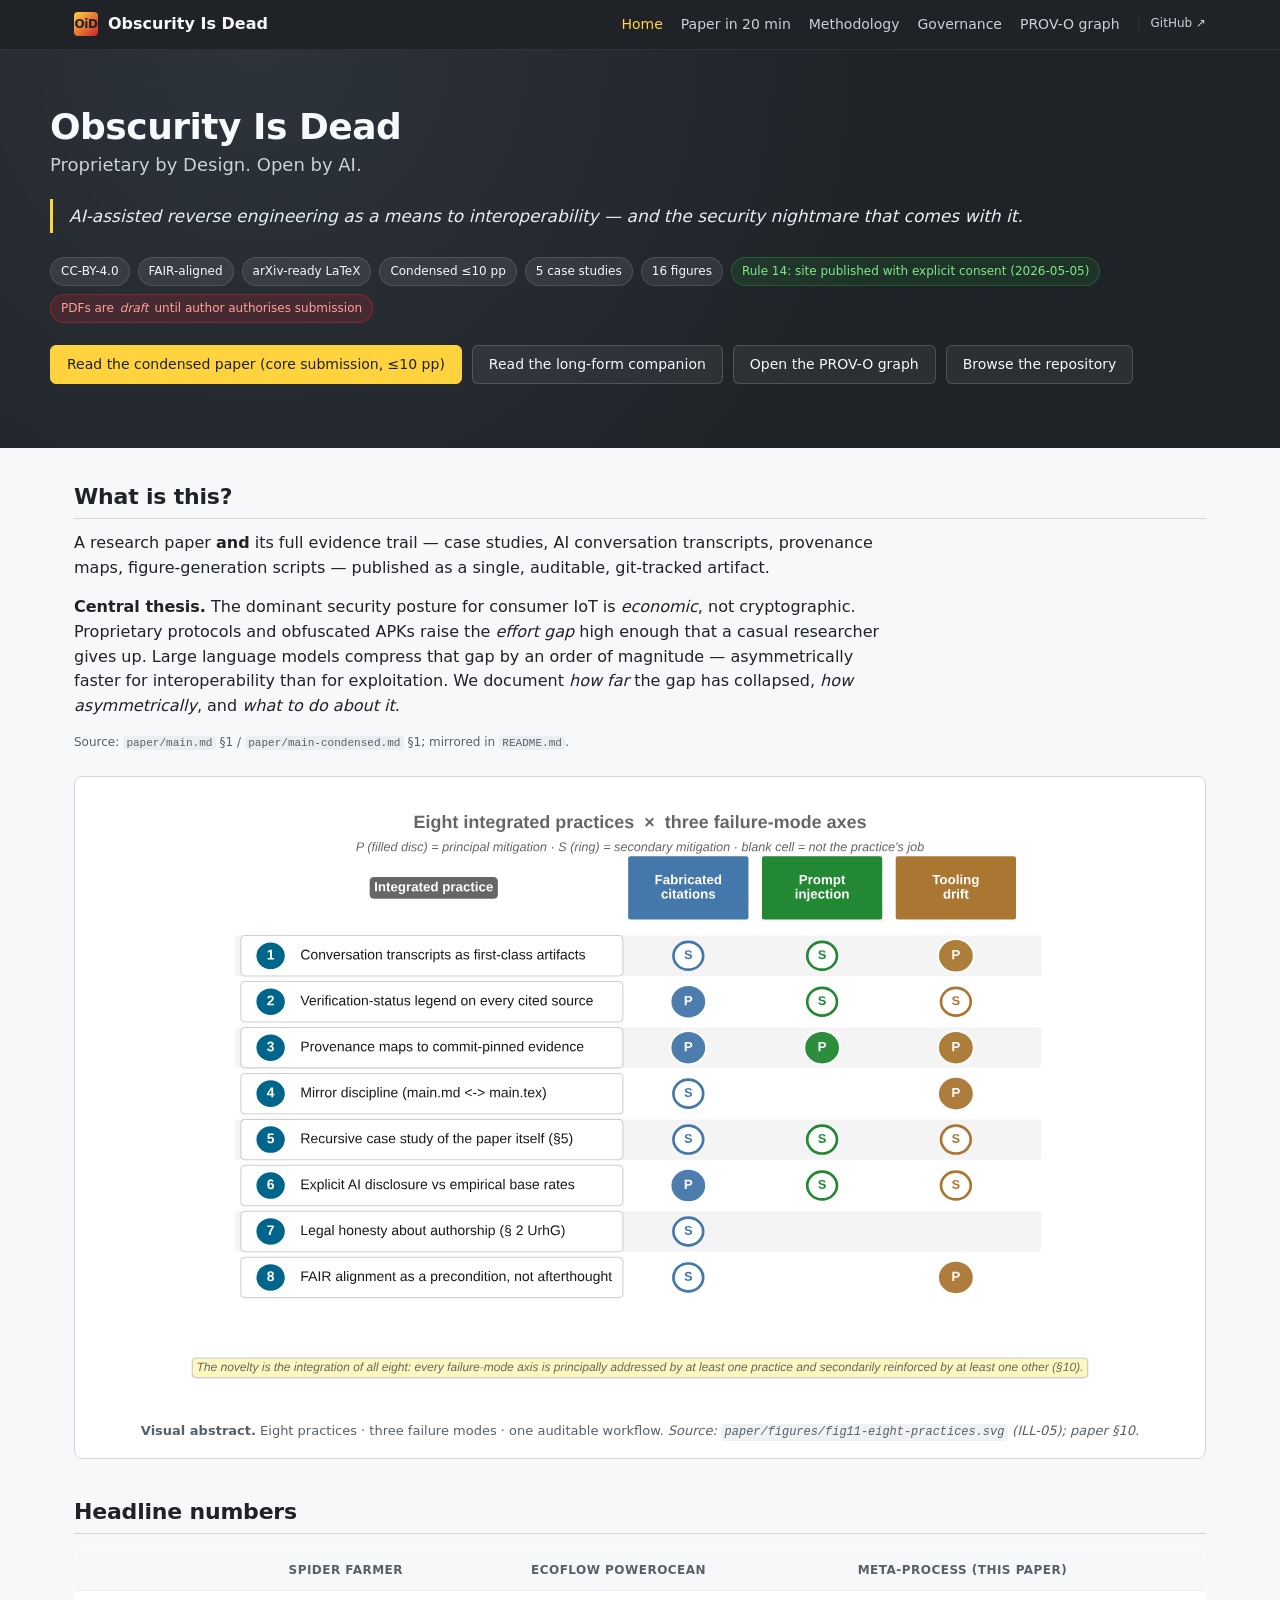
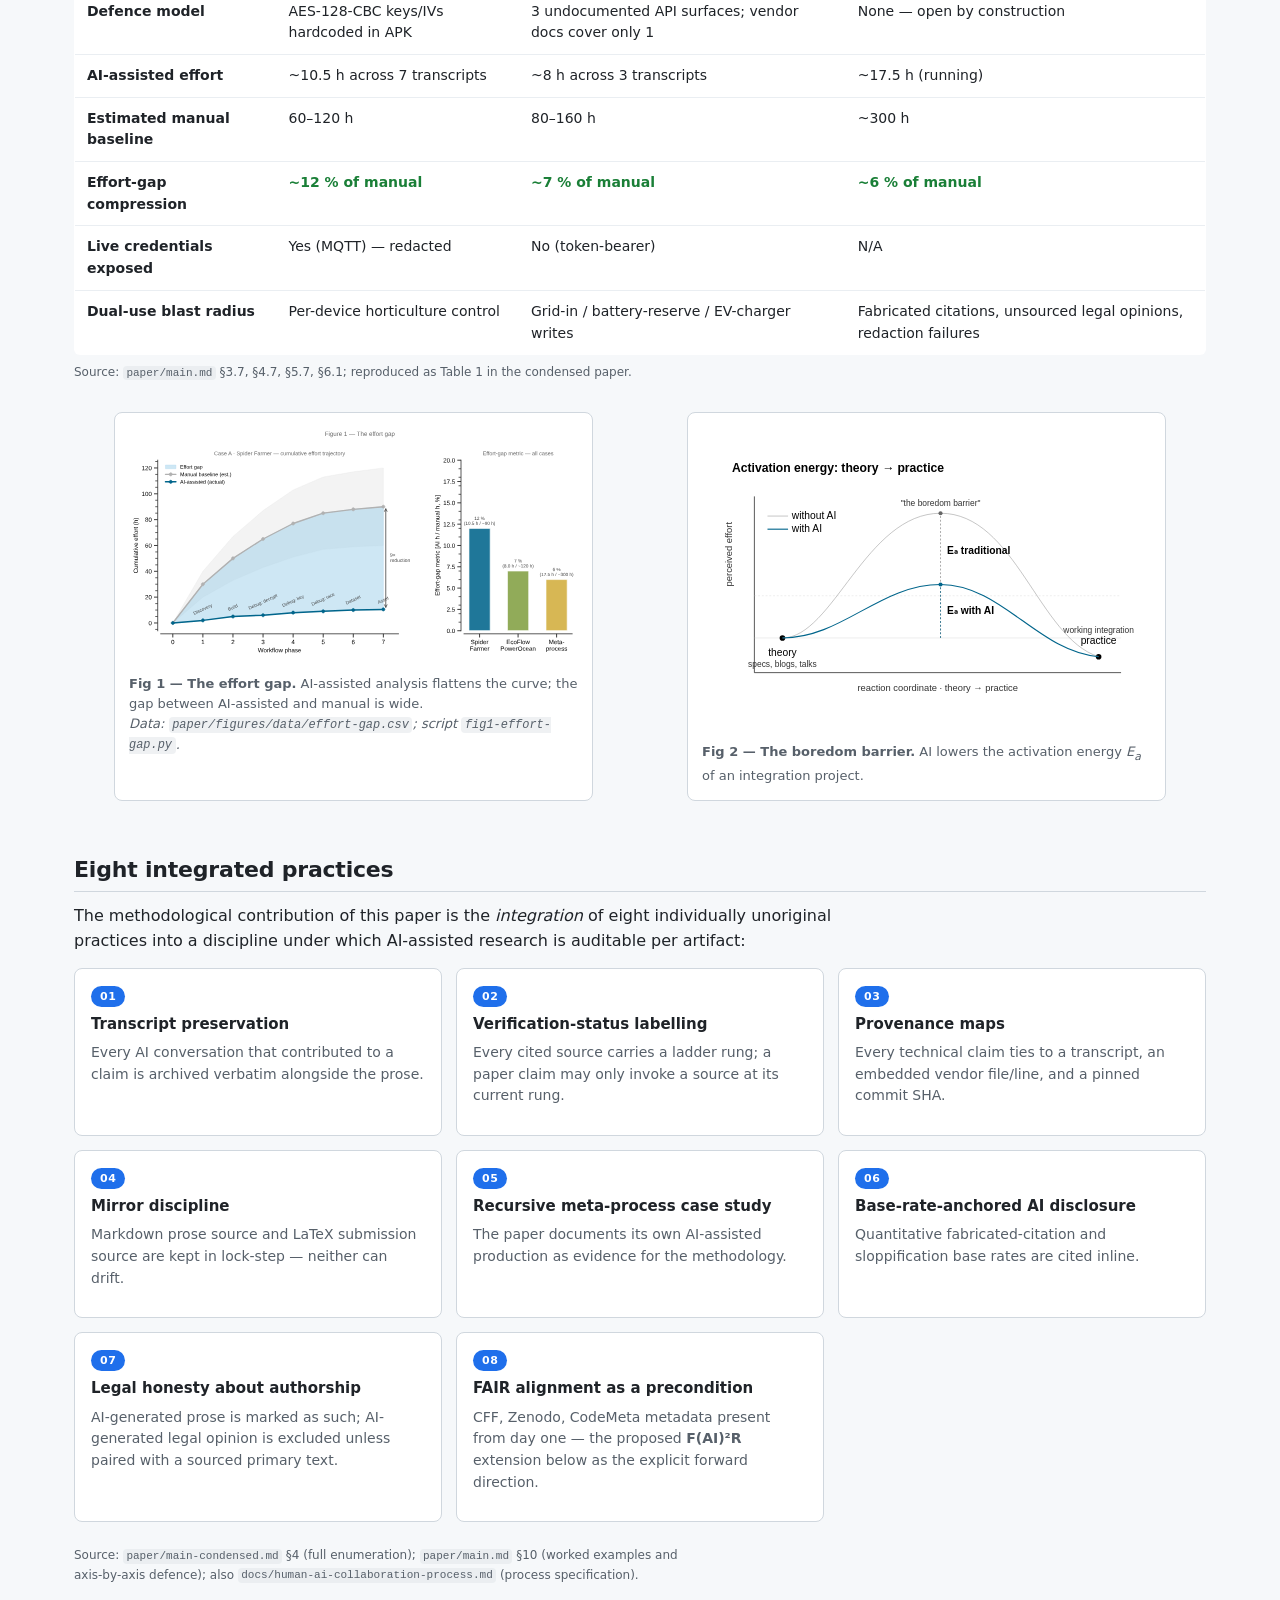
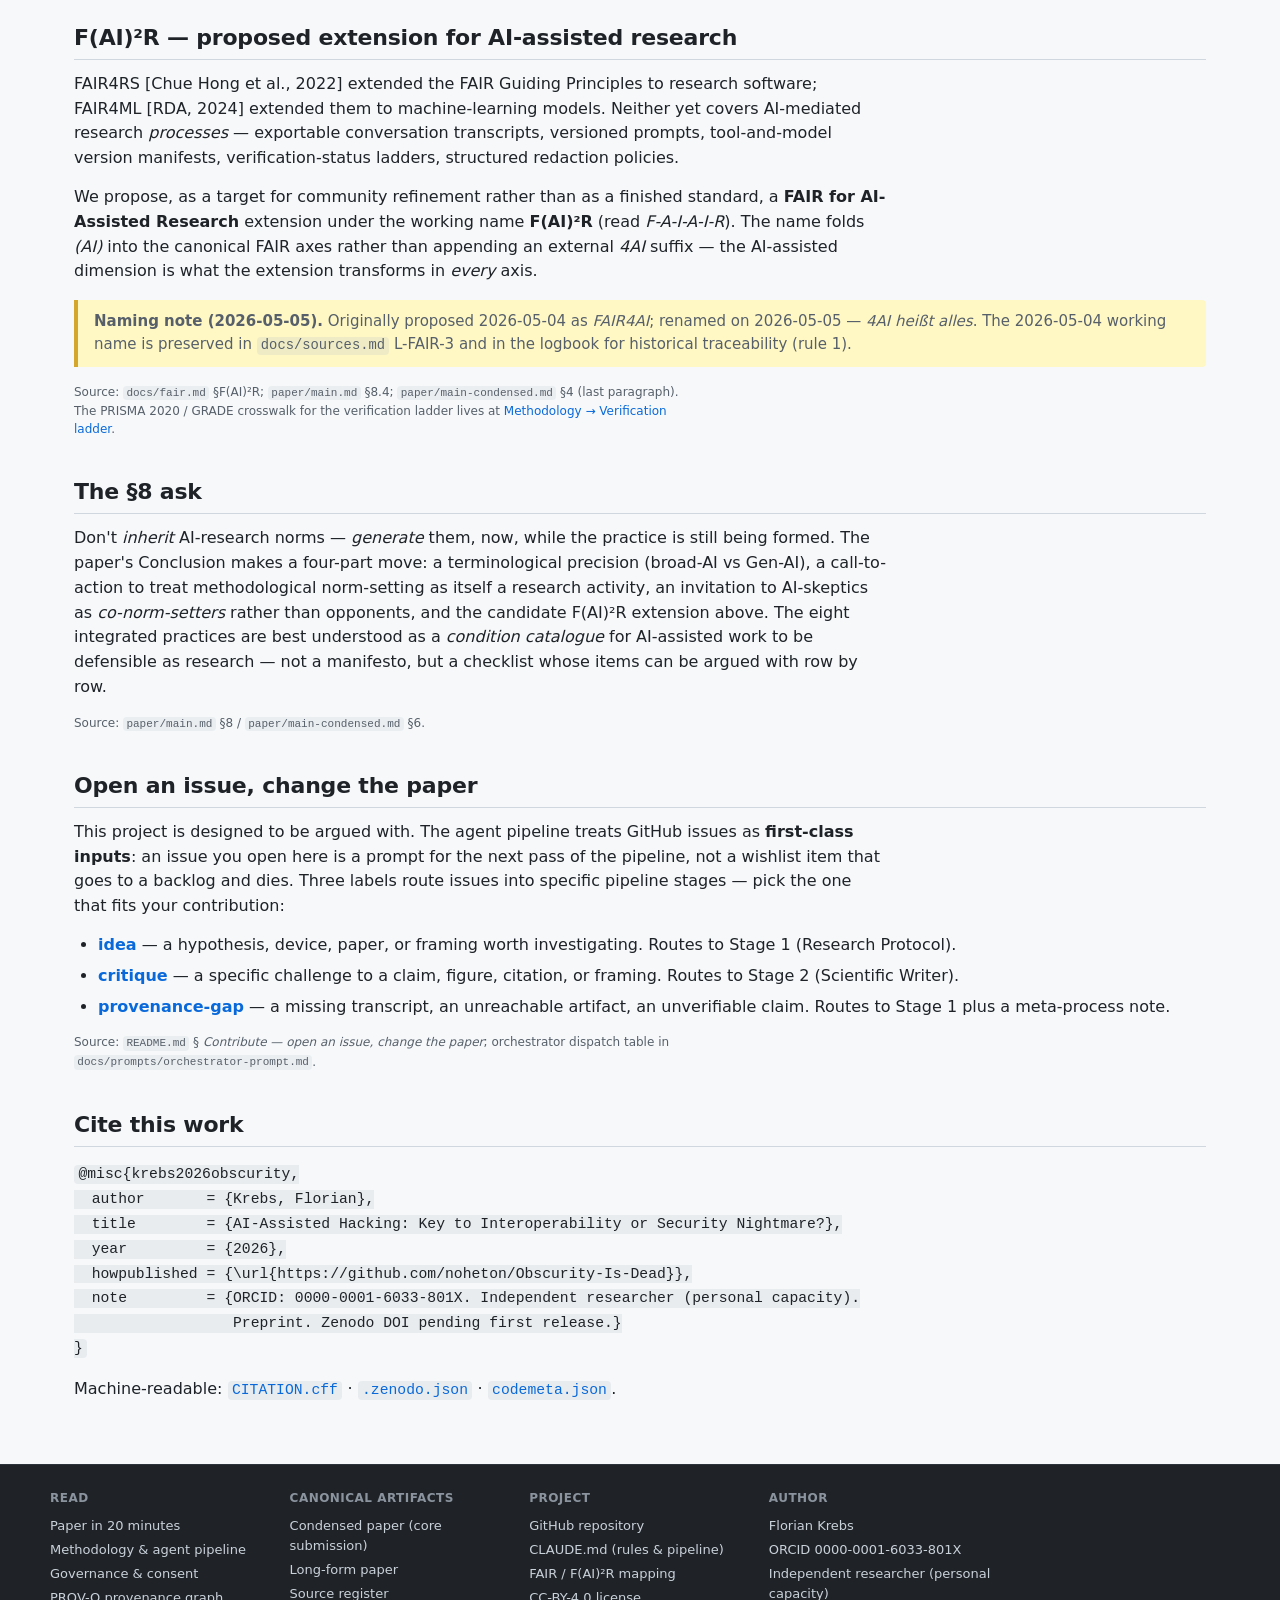
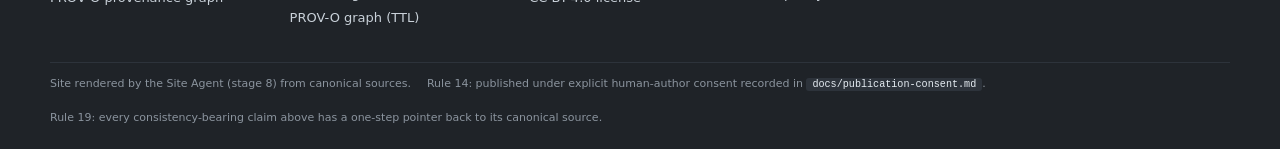
<file: docs/site/index.html>
<!doctype html>
<html lang="en">
<head>
<meta charset="utf-8">
<title>Obscurity Is Dead — Proprietary by Design. Open by AI.</title>
<meta name="viewport" content="width=device-width, initial-scale=1">
<meta name="description" content="Hobbyist research project on AI-assisted reverse engineering of consumer IoT — a paper, five case studies, transcripts, agent prompts, a PROV-O graph. Hand-authored landing surface; the canonical artifact is paper/main-condensed.pdf (core submission).">
<link rel="stylesheet" href="style.css">
</head>
<body class="landing">

<!-- ============================================================
     Site Agent (stage 8) — hand-authored. Source spans:
       paper/main.md, paper/main-condensed.md, README.md,
       docs/sources.md, docs/fair.md.
     Rule 19 (CLAUDE.md): every consistency-bearing claim below
     carries a one-step pointer back to its canonical source.
     ============================================================ -->

<nav class="site-nav" aria-label="Site navigation">
  <div class="site-nav-inner">
    <a class="site-nav-brand" href="index.html">
      <span class="mark">OiD</span>
      <span>Obscurity Is Dead</span>
    </a>
    <div class="site-nav-links">
      <a href="index.html" class="active">Home</a>
      <a href="paper.html">Paper in 20 min</a>
      <a href="methodology.html">Methodology</a>
      <a href="governance.html">Governance</a>
      <a href="graph.html">PROV-O graph</a>
      <span class="site-nav-ext">
        <a href="https://github.com/noheton/Obscurity-Is-Dead" rel="noopener">GitHub ↗</a>
      </span>
    </div>
  </div>
</nav>

<header class="hero" role="banner">
  <div class="hero-inner">
    <h1>Obscurity Is Dead</h1>
    <p class="tagline">Proprietary by Design. Open by AI.</p>
    <p class="pull-quote">AI-assisted reverse engineering as a means to interoperability — and the security nightmare that comes with it.</p>
    <div class="badges" aria-label="Project metadata">
      <span class="badge">CC-BY-4.0</span>
      <span class="badge">FAIR-aligned</span>
      <span class="badge">arXiv-ready LaTeX</span>
      <span class="badge">Condensed ≤10 pp</span>
      <span class="badge">5 case studies</span>
      <span class="badge">16 figures</span>
      <span class="badge consent">Rule 14: site published with explicit consent (2026-05-05)</span>
      <span class="badge warn">PDFs are <em>draft</em> until author authorises submission</span>
    </div>
    <div class="ctas" aria-label="Primary calls to action">
      <a class="cta primary" href="https://github.com/noheton/Obscurity-Is-Dead/blob/main/paper/main-condensed.tex" rel="noopener">
        Read the condensed paper (core submission, ≤10 pp)
      </a>
      <a class="cta" href="https://github.com/noheton/Obscurity-Is-Dead/blob/main/paper/main.tex" rel="noopener">
        Read the long-form companion
      </a>
      <a class="cta" href="graph.html">Open the PROV-O graph</a>
      <a class="cta" href="https://github.com/noheton/Obscurity-Is-Dead" rel="noopener">Browse the repository</a>
    </div>
  </div>
</header>

<main class="site-main">

  <h2>What is this?</h2>
  <p>A research paper <strong>and</strong> its full evidence trail — case studies, AI conversation transcripts, provenance maps, figure-generation scripts — published as a single, auditable, git-tracked artifact.</p>
  <p><strong>Central thesis.</strong> The dominant security posture for consumer IoT is <em>economic</em>, not cryptographic. Proprietary protocols and obfuscated APKs raise the <em>effort gap</em> high enough that a casual researcher gives up. Large language models compress that gap by an order of magnitude — asymmetrically faster for interoperability than for exploitation. We document <em>how far</em> the gap has collapsed, <em>how asymmetrically</em>, and <em>what to do about it</em>.</p>
  <p class="source-pointer">Source: <code>paper/main.md</code> §1 / <code>paper/main-condensed.md</code> §1; mirrored in <code>README.md</code>.</p>

  <figure class="hero-figure">
    <img src="figures/fig11-eight-practices.svg" alt="Visual abstract: eight integrated practices for AI-assisted reverse-engineering research, mapped against three failure-mode axes (sloppification, model collapse, dual-use).">
    <figcaption><strong>Visual abstract.</strong> Eight practices · three failure modes · one auditable workflow. <em>Source: <code>paper/figures/fig11-eight-practices.svg</code> (ILL-05); paper §10.</em></figcaption>
  </figure>

  <h2>Headline numbers</h2>
  <div class="kpi-table-wrap">
    <table class="kpi-table">
      <thead>
        <tr><th></th><th>Spider Farmer</th><th>EcoFlow PowerOcean</th><th>Meta-process (this paper)</th></tr>
      </thead>
      <tbody>
        <tr><td class="row-label">Defence model</td><td>AES-128-CBC keys/IVs hardcoded in APK</td><td>3 undocumented API surfaces; vendor docs cover only 1</td><td>None — open by construction</td></tr>
        <tr><td class="row-label">AI-assisted effort</td><td class="num">~10.5 h across 7 transcripts</td><td class="num">~8 h across 3 transcripts</td><td class="num">~17.5 h (running)</td></tr>
        <tr><td class="row-label">Estimated manual baseline</td><td class="num">60–120 h</td><td class="num">80–160 h</td><td class="num">~300 h</td></tr>
        <tr><td class="row-label">Effort-gap compression</td><td class="num strong">~12 % of manual</td><td class="num strong">~7 % of manual</td><td class="num strong">~6 % of manual</td></tr>
        <tr><td class="row-label">Live credentials exposed</td><td>Yes (MQTT) — redacted</td><td>No (token-bearer)</td><td>N/A</td></tr>
        <tr><td class="row-label">Dual-use blast radius</td><td>Per-device horticulture control</td><td>Grid-in / battery-reserve / EV-charger writes</td><td>Fabricated citations, unsourced legal opinions, redaction failures</td></tr>
      </tbody>
    </table>
  </div>
  <p class="source-pointer">Source: <code>paper/main.md</code> §3.7, §4.7, §5.7, §6.1; reproduced as Table 1 in the condensed paper.</p>

  <div class="figure-row">
    <figure class="figure-cell">
      <img src="figures/fig1-effort-gap.svg" alt="Figure 1: cumulative human effort to reach a working local integration, AI-assisted vs manual.">
      <figcaption><strong>Fig 1 — The effort gap.</strong> AI-assisted analysis flattens the curve; the gap between AI-assisted and manual is wide.<br><em>Data: <code>paper/figures/data/effort-gap.csv</code>; script <code>fig1-effort-gap.py</code>.</em></figcaption>
    </figure>
    <figure class="figure-cell">
      <img src="figures/fig2-boredom-barrier.svg" alt="Figure 2: reaction-coordinate view — AI lowers the activation energy E_a of integration.">
      <figcaption><strong>Fig 2 — The boredom barrier.</strong> AI lowers the activation energy <em>E<sub>a</sub></em> of an integration project.</figcaption>
    </figure>
  </div>

  <h2>Eight integrated practices</h2>
  <p>The methodological contribution of this paper is the <em>integration</em> of eight individually unoriginal practices into a discipline under which AI-assisted research is auditable per artifact:</p>
  <div class="practices">
    <div class="practice-card"><span class="num">01</span><h4>Transcript preservation</h4><p>Every AI conversation that contributed to a claim is archived verbatim alongside the prose.</p></div>
    <div class="practice-card"><span class="num">02</span><h4>Verification-status labelling</h4><p>Every cited source carries a ladder rung; a paper claim may only invoke a source at its current rung.</p></div>
    <div class="practice-card"><span class="num">03</span><h4>Provenance maps</h4><p>Every technical claim ties to a transcript, an embedded vendor file/line, and a pinned commit SHA.</p></div>
    <div class="practice-card"><span class="num">04</span><h4>Mirror discipline</h4><p>Markdown prose source and LaTeX submission source are kept in lock-step — neither can drift.</p></div>
    <div class="practice-card"><span class="num">05</span><h4>Recursive meta-process case study</h4><p>The paper documents its own AI-assisted production as evidence for the methodology.</p></div>
    <div class="practice-card"><span class="num">06</span><h4>Base-rate-anchored AI disclosure</h4><p>Quantitative fabricated-citation and sloppification base rates are cited inline.</p></div>
    <div class="practice-card"><span class="num">07</span><h4>Legal honesty about authorship</h4><p>AI-generated prose is marked as such; AI-generated legal opinion is excluded unless paired with a sourced primary text.</p></div>
    <div class="practice-card"><span class="num">08</span><h4>FAIR alignment as a precondition</h4><p>CFF, Zenodo, CodeMeta metadata present from day one — the proposed <strong>F(AI)²R</strong> extension below as the explicit forward direction.</p></div>
  </div>
  <p class="source-pointer">Source: <code>paper/main-condensed.md</code> §4 (full enumeration); <code>paper/main.md</code> §10 (worked examples and axis-by-axis defence); also <code>docs/human-ai-collaboration-process.md</code> (process specification).</p>

  <h2>F(AI)²R — proposed extension for AI-assisted research</h2>
  <p>FAIR4RS [Chue Hong et al., 2022] extended the FAIR Guiding Principles to research software; FAIR4ML [RDA, 2024] extended them to machine-learning models. Neither yet covers AI-mediated research <em>processes</em> — exportable conversation transcripts, versioned prompts, tool-and-model version manifests, verification-status ladders, structured redaction policies.</p>
  <p>We propose, as a target for community refinement rather than as a finished standard, a <strong>FAIR for AI-Assisted Research</strong> extension under the working name <strong>F(AI)²R</strong> (read <em>F-A-I-A-I-R</em>). The name folds <em>(AI)</em> into the canonical FAIR axes rather than appending an external <em>4AI</em> suffix — the AI-assisted dimension is what the extension transforms in <em>every</em> axis.</p>
  <blockquote><strong>Naming note (2026-05-05).</strong> Originally proposed 2026-05-04 as <em>FAIR4AI</em>; renamed on 2026-05-05 — <em>4AI heißt alles</em>. The 2026-05-04 working name is preserved in <code>docs/sources.md</code> L-FAIR-3 and in the logbook for historical traceability (rule 1).</blockquote>
  <p class="source-pointer">Source: <code>docs/fair.md</code> §F(AI)²R; <code>paper/main.md</code> §8.4; <code>paper/main-condensed.md</code> §4 (last paragraph). The PRISMA 2020 / GRADE crosswalk for the verification ladder lives at <a href="methodology.html#ladder-crosswalk">Methodology → Verification ladder</a>.</p>

  <h2>The §8 ask</h2>
  <p>Don't <em>inherit</em> AI-research norms — <em>generate</em> them, now, while the practice is still being formed. The paper's Conclusion makes a four-part move: a terminological precision (broad-AI vs Gen-AI), a call-to-action to treat methodological norm-setting as itself a research activity, an invitation to AI-skeptics as <em>co-norm-setters</em> rather than opponents, and the candidate F(AI)²R extension above. The eight integrated practices are best understood as a <em>condition catalogue</em> for AI-assisted work to be defensible as research — not a manifesto, but a checklist whose items can be argued with row by row.</p>
  <p class="source-pointer">Source: <code>paper/main.md</code> §8 / <code>paper/main-condensed.md</code> §6.</p>

  <h2>Open an issue, change the paper</h2>
  <p>This project is designed to be argued with. The agent pipeline treats GitHub issues as <strong>first-class inputs</strong>: an issue you open here is a prompt for the next pass of the pipeline, not a wishlist item that goes to a backlog and dies. Three labels route issues into specific pipeline stages — pick the one that fits your contribution:</p>
  <ul>
    <li><strong><a href="https://github.com/noheton/Obscurity-Is-Dead/issues/new?labels=idea" rel="noopener">idea</a></strong> — a hypothesis, device, paper, or framing worth investigating. Routes to Stage 1 (Research Protocol).</li>
    <li><strong><a href="https://github.com/noheton/Obscurity-Is-Dead/issues/new?labels=critique" rel="noopener">critique</a></strong> — a specific challenge to a claim, figure, citation, or framing. Routes to Stage 2 (Scientific Writer).</li>
    <li><strong><a href="https://github.com/noheton/Obscurity-Is-Dead/issues/new?labels=provenance-gap" rel="noopener">provenance-gap</a></strong> — a missing transcript, an unreachable artifact, an unverifiable claim. Routes to Stage 1 plus a meta-process note.</li>
  </ul>
  <p class="source-pointer">Source: <code>README.md</code> § <em>Contribute — open an issue, change the paper</em>; orchestrator dispatch table in <code>docs/prompts/orchestrator-prompt.md</code>.</p>

  <h2>Cite this work</h2>
  <pre><code>@misc{krebs2026obscurity,
  author       = {Krebs, Florian},
  title        = {AI-Assisted Hacking: Key to Interoperability or Security Nightmare?},
  year         = {2026},
  howpublished = {\url{https://github.com/noheton/Obscurity-Is-Dead}},
  note         = {ORCID: 0000-0001-6033-801X. Independent researcher (personal capacity).
                  Preprint. Zenodo DOI pending first release.}
}</code></pre>
  <p>Machine-readable: <a href="https://github.com/noheton/Obscurity-Is-Dead/blob/main/CITATION.cff" rel="noopener"><code>CITATION.cff</code></a> · <a href="https://github.com/noheton/Obscurity-Is-Dead/blob/main/.zenodo.json" rel="noopener"><code>.zenodo.json</code></a> · <a href="https://github.com/noheton/Obscurity-Is-Dead/blob/main/codemeta.json" rel="noopener"><code>codemeta.json</code></a>.</p>

</main>

<footer class="site-footer">
  <div class="site-footer-inner">
    <div>
      <h4>Read</h4>
      <ul>
        <li><a href="paper.html">Paper in 20 minutes</a></li>
        <li><a href="methodology.html">Methodology &amp; agent pipeline</a></li>
        <li><a href="governance.html">Governance &amp; consent</a></li>
        <li><a href="graph.html">PROV-O provenance graph</a></li>
      </ul>
    </div>
    <div>
      <h4>Canonical artifacts</h4>
      <ul>
        <li><a href="https://github.com/noheton/Obscurity-Is-Dead/blob/main/paper/main-condensed.tex" rel="noopener">Condensed paper (core submission)</a></li>
        <li><a href="https://github.com/noheton/Obscurity-Is-Dead/blob/main/paper/main.tex" rel="noopener">Long-form paper</a></li>
        <li><a href="https://github.com/noheton/Obscurity-Is-Dead/blob/main/docs/sources.md" rel="noopener">Source register</a></li>
        <li><a href="https://github.com/noheton/Obscurity-Is-Dead/blob/main/docs/provenance.ttl" rel="noopener">PROV-O graph (TTL)</a></li>
      </ul>
    </div>
    <div>
      <h4>Project</h4>
      <ul>
        <li><a href="https://github.com/noheton/Obscurity-Is-Dead" rel="noopener">GitHub repository</a></li>
        <li><a href="https://github.com/noheton/Obscurity-Is-Dead/blob/main/CLAUDE.md" rel="noopener">CLAUDE.md (rules &amp; pipeline)</a></li>
        <li><a href="https://github.com/noheton/Obscurity-Is-Dead/blob/main/docs/fair.md" rel="noopener">FAIR / F(AI)²R mapping</a></li>
        <li><a href="https://github.com/noheton/Obscurity-Is-Dead/blob/main/LICENSE" rel="noopener">CC-BY-4.0 license</a></li>
      </ul>
    </div>
    <div>
      <h4>Author</h4>
      <ul>
        <li>Florian Krebs</li>
        <li><a href="https://orcid.org/0000-0001-6033-801X" rel="noopener">ORCID 0000-0001-6033-801X</a></li>
        <li>Independent researcher (personal capacity)</li>
      </ul>
    </div>
    <div class="commit-pin">
      <span>Site rendered by the Site Agent (stage 8) from canonical sources.</span>
      <span>Rule 14: published under explicit human-author consent recorded in <a href="https://github.com/noheton/Obscurity-Is-Dead/blob/main/docs/publication-consent.md" rel="noopener"><code>docs/publication-consent.md</code></a>.</span>
      <span>Rule 19: every consistency-bearing claim above has a one-step pointer back to its canonical source.</span>
    </div>
  </div>
</footer>

</body>
</html>
</file>
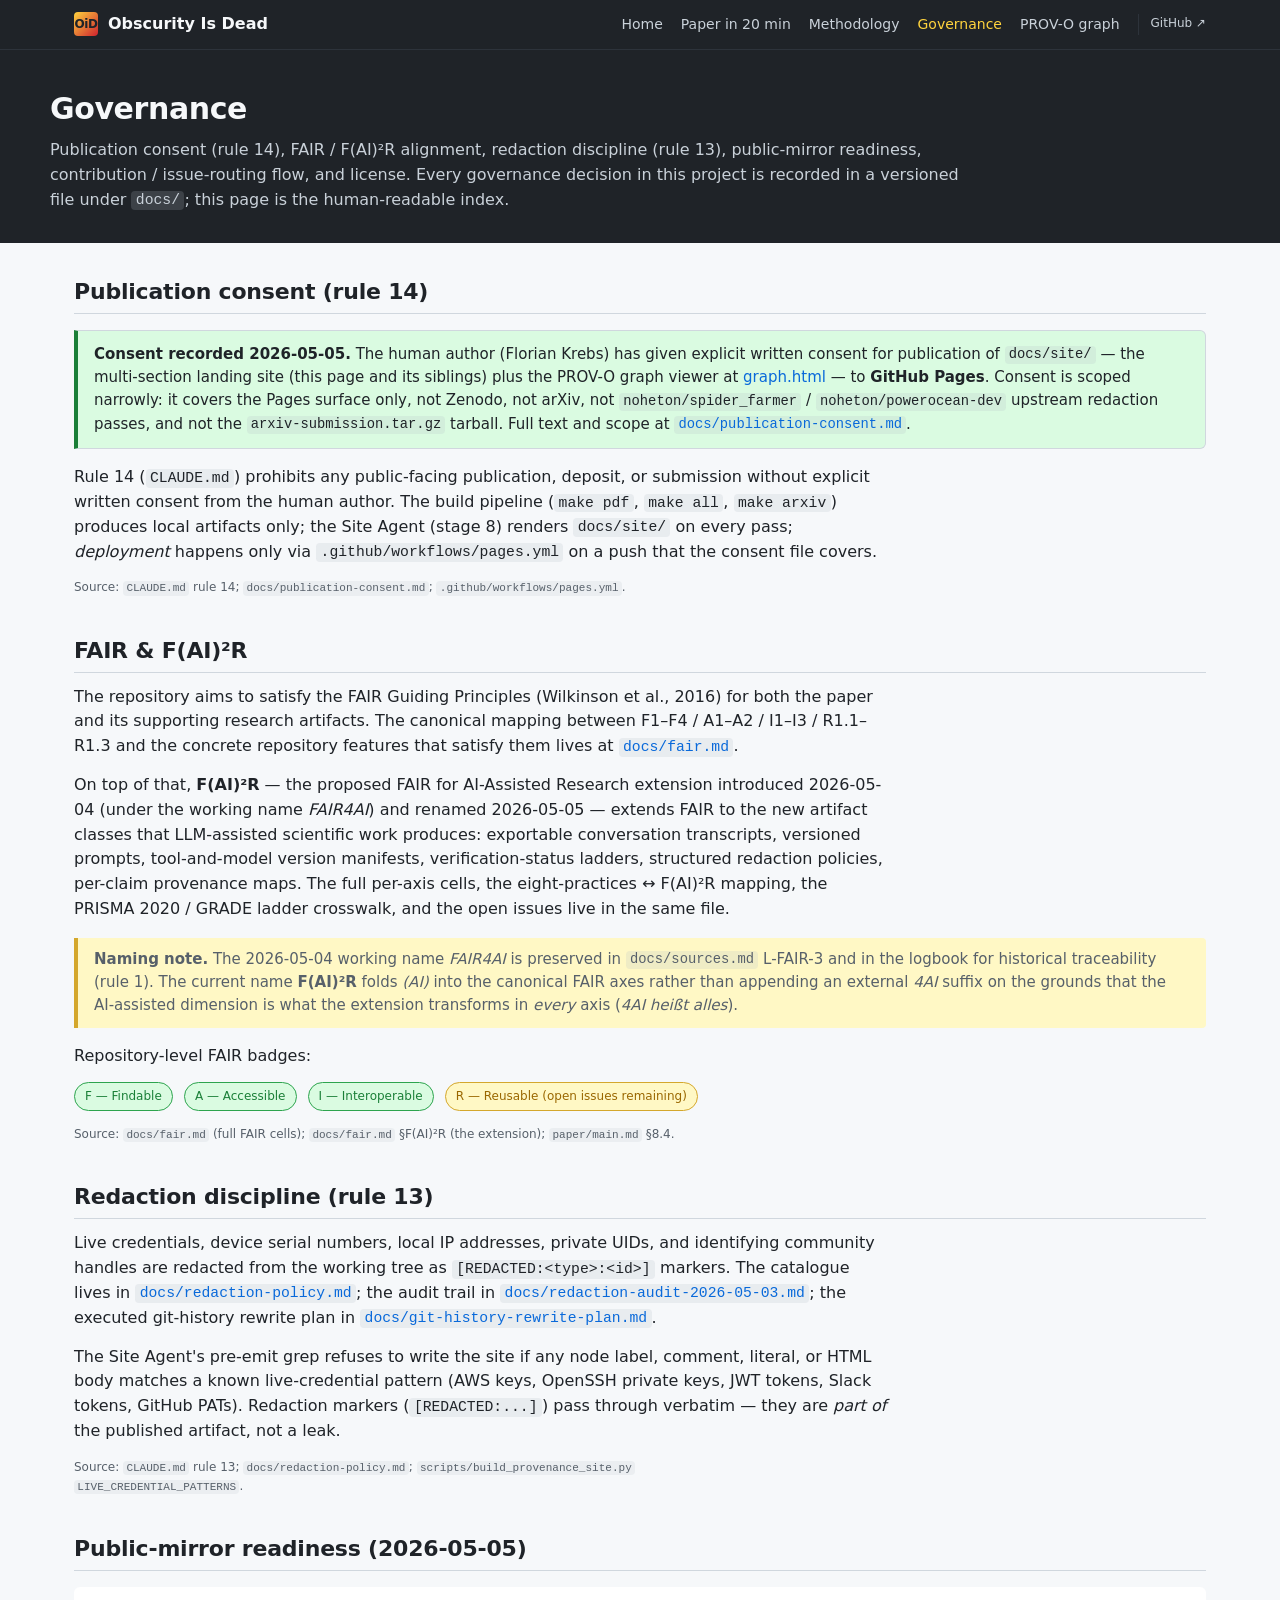
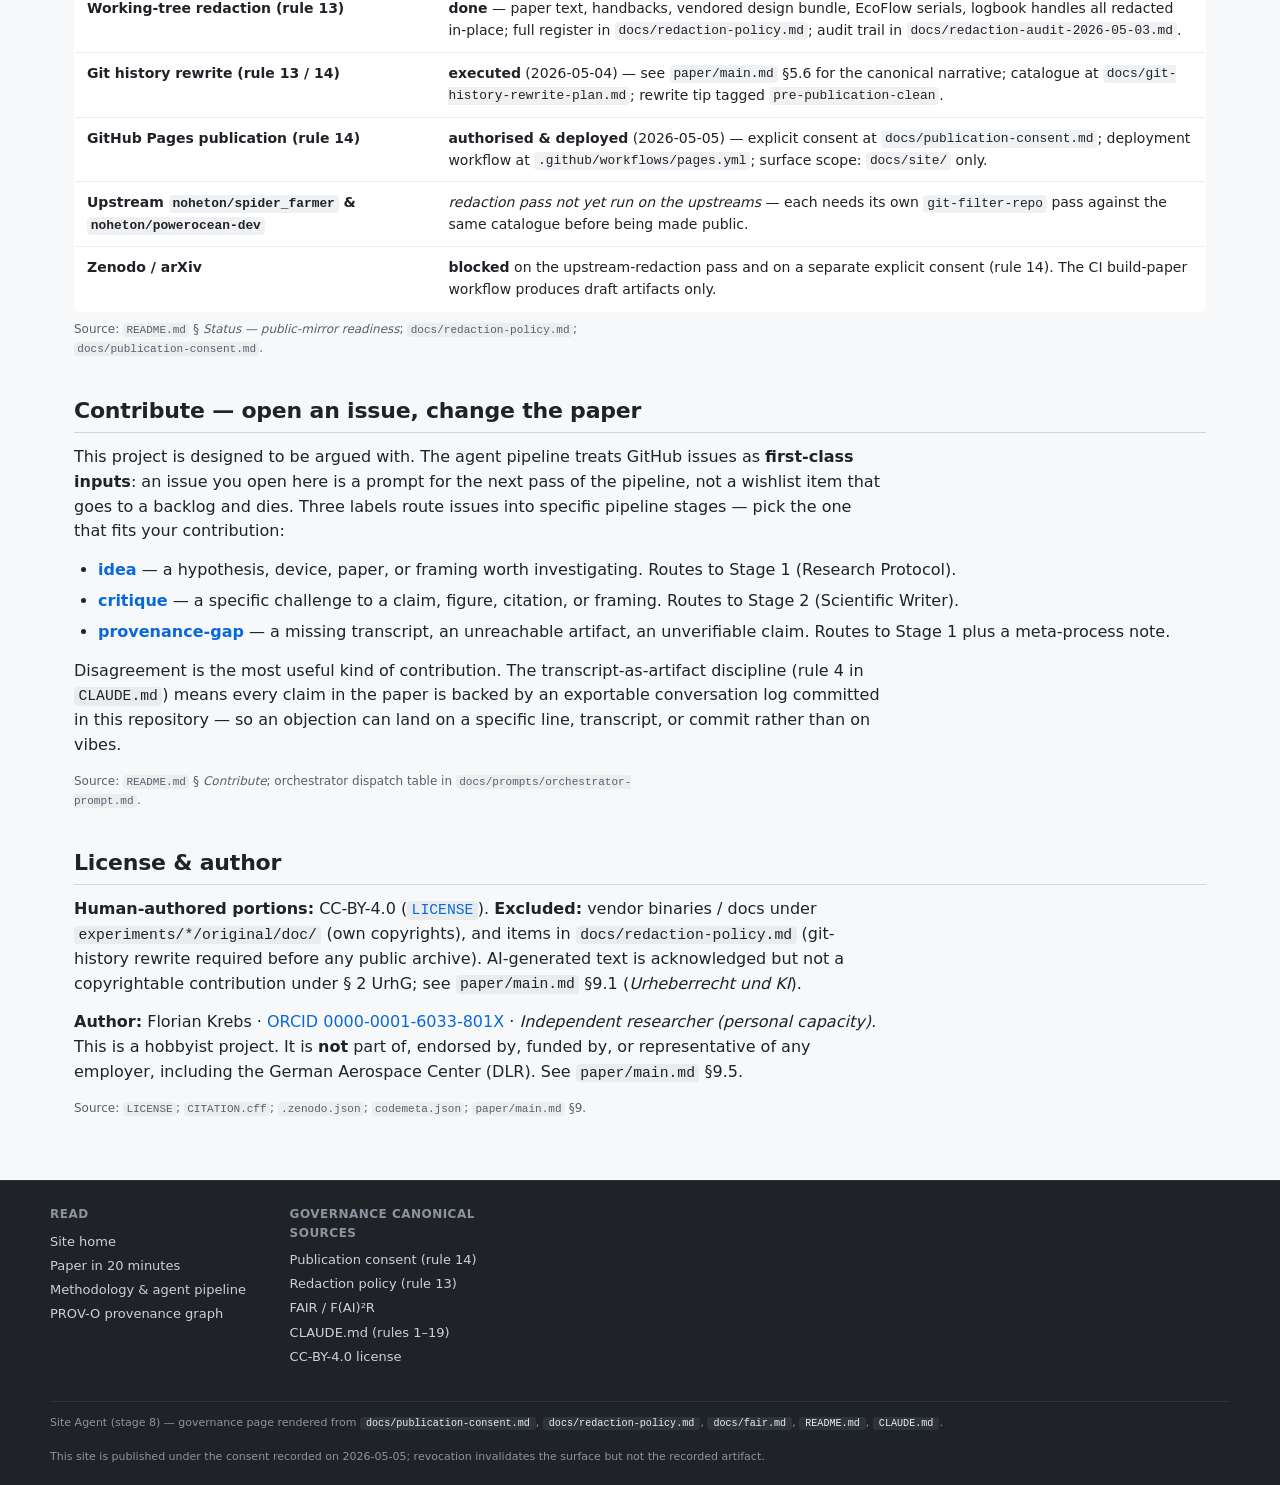
<file: docs/site/governance.html>
<!doctype html>
<html lang="en">
<head>
<meta charset="utf-8">
<title>Governance — Obscurity Is Dead</title>
<meta name="viewport" content="width=device-width, initial-scale=1">
<meta name="description" content="Governance of the Obscurity-Is-Dead project: rule-14 publication consent, FAIR / F(AI)²R alignment, redaction policy summary, public-mirror readiness status, contribution / issue-routing flow, license. Hand-authored by the Site Agent (stage 8).">
<link rel="stylesheet" href="style.css">
</head>
<body class="landing">

<nav class="site-nav" aria-label="Site navigation">
  <div class="site-nav-inner">
    <a class="site-nav-brand" href="index.html">
      <span class="mark">OiD</span>
      <span>Obscurity Is Dead</span>
    </a>
    <div class="site-nav-links">
      <a href="index.html">Home</a>
      <a href="paper.html">Paper in 20 min</a>
      <a href="methodology.html">Methodology</a>
      <a href="governance.html" class="active">Governance</a>
      <a href="graph.html">PROV-O graph</a>
      <span class="site-nav-ext">
        <a href="https://github.com/noheton/Obscurity-Is-Dead" rel="noopener">GitHub ↗</a>
      </span>
    </div>
  </div>
</nav>

<header class="page-header" role="banner">
  <div class="page-header-inner">
    <h1>Governance</h1>
    <p>Publication consent (rule 14), FAIR / F(AI)²R alignment, redaction discipline (rule 13), public-mirror readiness, contribution / issue-routing flow, and license. Every governance decision in this project is recorded in a versioned file under <code>docs/</code>; this page is the human-readable index.</p>
  </div>
</header>

<main class="site-main">

  <h2>Publication consent (rule 14)</h2>
  <div class="callout consent">
    <strong>Consent recorded 2026-05-05.</strong> The human author (Florian Krebs) has given explicit written consent for publication of <code>docs/site/</code> — the multi-section landing site (this page and its siblings) plus the PROV-O graph viewer at <a href="graph.html">graph.html</a> — to <strong>GitHub Pages</strong>. Consent is scoped narrowly: it covers the Pages surface only, not Zenodo, not arXiv, not <code>noheton/spider_farmer</code> / <code>noheton/powerocean-dev</code> upstream redaction passes, and not the <code>arxiv-submission.tar.gz</code> tarball. Full text and scope at <a href="https://github.com/noheton/Obscurity-Is-Dead/blob/main/docs/publication-consent.md" rel="noopener"><code>docs/publication-consent.md</code></a>.
  </div>
  <p>Rule 14 (<code>CLAUDE.md</code>) prohibits any public-facing publication, deposit, or submission without explicit written consent from the human author. The build pipeline (<code>make pdf</code>, <code>make all</code>, <code>make arxiv</code>) produces local artifacts only; the Site Agent (stage 8) renders <code>docs/site/</code> on every pass; <em>deployment</em> happens only via <code>.github/workflows/pages.yml</code> on a push that the consent file covers.</p>
  <p class="source-pointer">Source: <code>CLAUDE.md</code> rule 14; <code>docs/publication-consent.md</code>; <code>.github/workflows/pages.yml</code>.</p>

  <h2>FAIR &amp; F(AI)²R</h2>
  <p>The repository aims to satisfy the FAIR Guiding Principles (Wilkinson et al., 2016) for both the paper and its supporting research artifacts. The canonical mapping between F1–F4 / A1–A2 / I1–I3 / R1.1–R1.3 and the concrete repository features that satisfy them lives at <a href="https://github.com/noheton/Obscurity-Is-Dead/blob/main/docs/fair.md" rel="noopener"><code>docs/fair.md</code></a>.</p>
  <p>On top of that, <strong>F(AI)²R</strong> — the proposed FAIR for AI-Assisted Research extension introduced 2026-05-04 (under the working name <em>FAIR4AI</em>) and renamed 2026-05-05 — extends FAIR to the new artifact classes that LLM-assisted scientific work produces: exportable conversation transcripts, versioned prompts, tool-and-model version manifests, verification-status ladders, structured redaction policies, per-claim provenance maps. The full per-axis cells, the eight-practices ↔ F(AI)²R mapping, the PRISMA 2020 / GRADE ladder crosswalk, and the open issues live in the same file.</p>

  <blockquote><strong>Naming note.</strong> The 2026-05-04 working name <em>FAIR4AI</em> is preserved in <code>docs/sources.md</code> L-FAIR-3 and in the logbook for historical traceability (rule 1). The current name <strong>F(AI)²R</strong> folds <em>(AI)</em> into the canonical FAIR axes rather than appending an external <em>4AI</em> suffix on the grounds that the AI-assisted dimension is what the extension transforms in <em>every</em> axis (<em>4AI heißt alles</em>).</blockquote>

  <p>Repository-level FAIR badges:</p>
  <p>
    <span class="badge" style="background:#dafbe1;border:1px solid #2da44e;color:#1a7f37;padding:4px 10px;border-radius:999px;font-size:12px;display:inline-block;margin-right:6px;">F — Findable</span>
    <span class="badge" style="background:#dafbe1;border:1px solid #2da44e;color:#1a7f37;padding:4px 10px;border-radius:999px;font-size:12px;display:inline-block;margin-right:6px;">A — Accessible</span>
    <span class="badge" style="background:#dafbe1;border:1px solid #2da44e;color:#1a7f37;padding:4px 10px;border-radius:999px;font-size:12px;display:inline-block;margin-right:6px;">I — Interoperable</span>
    <span class="badge" style="background:#fff8c5;border:1px solid #d4a72c;color:#9a6700;padding:4px 10px;border-radius:999px;font-size:12px;display:inline-block;">R — Reusable (open issues remaining)</span>
  </p>
  <p class="source-pointer">Source: <code>docs/fair.md</code> (full FAIR cells); <code>docs/fair.md</code> §F(AI)²R (the extension); <code>paper/main.md</code> §8.4.</p>

  <h2>Redaction discipline (rule 13)</h2>
  <p>Live credentials, device serial numbers, local IP addresses, private UIDs, and identifying community handles are redacted from the working tree as <code>[REDACTED:&lt;type&gt;:&lt;id&gt;]</code> markers. The catalogue lives in <a href="https://github.com/noheton/Obscurity-Is-Dead/blob/main/docs/redaction-policy.md" rel="noopener"><code>docs/redaction-policy.md</code></a>; the audit trail in <a href="https://github.com/noheton/Obscurity-Is-Dead/blob/main/docs/redaction-audit-2026-05-03.md" rel="noopener"><code>docs/redaction-audit-2026-05-03.md</code></a>; the executed git-history rewrite plan in <a href="https://github.com/noheton/Obscurity-Is-Dead/blob/main/docs/git-history-rewrite-plan.md" rel="noopener"><code>docs/git-history-rewrite-plan.md</code></a>.</p>
  <p>The Site Agent's pre-emit grep refuses to write the site if any node label, comment, literal, or HTML body matches a known live-credential pattern (AWS keys, OpenSSH private keys, JWT tokens, Slack tokens, GitHub PATs). Redaction markers (<code>[REDACTED:...]</code>) pass through verbatim — they are <em>part of</em> the published artifact, not a leak.</p>
  <p class="source-pointer">Source: <code>CLAUDE.md</code> rule 13; <code>docs/redaction-policy.md</code>; <code>scripts/build_provenance_site.py</code> <code>LIVE_CREDENTIAL_PATTERNS</code>.</p>

  <h2>Public-mirror readiness (2026-05-05)</h2>
  <div class="kpi-table-wrap">
    <table class="kpi-table">
      <tbody>
        <tr><td class="row-label" style="width:32%;">Working-tree redaction (rule 13)</td><td><strong>done</strong> — paper text, handbacks, vendored design bundle, EcoFlow serials, logbook handles all redacted in-place; full register in <code>docs/redaction-policy.md</code>; audit trail in <code>docs/redaction-audit-2026-05-03.md</code>.</td></tr>
        <tr><td class="row-label">Git history rewrite (rule 13 / 14)</td><td><strong>executed</strong> (2026-05-04) — see <code>paper/main.md</code> §5.6 for the canonical narrative; catalogue at <code>docs/git-history-rewrite-plan.md</code>; rewrite tip tagged <code>pre-publication-clean</code>.</td></tr>
        <tr><td class="row-label">GitHub Pages publication (rule 14)</td><td><strong>authorised &amp; deployed</strong> (2026-05-05) — explicit consent at <code>docs/publication-consent.md</code>; deployment workflow at <code>.github/workflows/pages.yml</code>; surface scope: <code>docs/site/</code> only.</td></tr>
        <tr><td class="row-label">Upstream <code>noheton/spider_farmer</code> &amp; <code>noheton/powerocean-dev</code></td><td><em>redaction pass not yet run on the upstreams</em> — each needs its own <code>git-filter-repo</code> pass against the same catalogue before being made public.</td></tr>
        <tr><td class="row-label">Zenodo / arXiv</td><td><strong>blocked</strong> on the upstream-redaction pass and on a separate explicit consent (rule 14). The CI build-paper workflow produces draft artifacts only.</td></tr>
      </tbody>
    </table>
  </div>
  <p class="source-pointer">Source: <code>README.md</code> § <em>Status — public-mirror readiness</em>; <code>docs/redaction-policy.md</code>; <code>docs/publication-consent.md</code>.</p>

  <h2>Contribute — open an issue, change the paper</h2>
  <p>This project is designed to be argued with. The agent pipeline treats GitHub issues as <strong>first-class inputs</strong>: an issue you open here is a prompt for the next pass of the pipeline, not a wishlist item that goes to a backlog and dies. Three labels route issues into specific pipeline stages — pick the one that fits your contribution:</p>
  <ul>
    <li><strong><a href="https://github.com/noheton/Obscurity-Is-Dead/issues/new?labels=idea" rel="noopener">idea</a></strong> — a hypothesis, device, paper, or framing worth investigating. Routes to Stage 1 (Research Protocol).</li>
    <li><strong><a href="https://github.com/noheton/Obscurity-Is-Dead/issues/new?labels=critique" rel="noopener">critique</a></strong> — a specific challenge to a claim, figure, citation, or framing. Routes to Stage 2 (Scientific Writer).</li>
    <li><strong><a href="https://github.com/noheton/Obscurity-Is-Dead/issues/new?labels=provenance-gap" rel="noopener">provenance-gap</a></strong> — a missing transcript, an unreachable artifact, an unverifiable claim. Routes to Stage 1 plus a meta-process note.</li>
  </ul>
  <p>Disagreement is the most useful kind of contribution. The transcript-as-artifact discipline (rule 4 in <code>CLAUDE.md</code>) means every claim in the paper is backed by an exportable conversation log committed in this repository — so an objection can land on a specific line, transcript, or commit rather than on vibes.</p>
  <p class="source-pointer">Source: <code>README.md</code> § <em>Contribute</em>; orchestrator dispatch table in <code>docs/prompts/orchestrator-prompt.md</code>.</p>

  <h2>License &amp; author</h2>
  <p><strong>Human-authored portions:</strong> CC-BY-4.0 (<a href="https://github.com/noheton/Obscurity-Is-Dead/blob/main/LICENSE" rel="noopener"><code>LICENSE</code></a>). <strong>Excluded:</strong> vendor binaries / docs under <code>experiments/*/original/doc/</code> (own copyrights), and items in <code>docs/redaction-policy.md</code> (git-history rewrite required before any public archive). AI-generated text is acknowledged but not a copyrightable contribution under § 2 UrhG; see <code>paper/main.md</code> §9.1 (<em>Urheberrecht und KI</em>).</p>
  <p><strong>Author:</strong> Florian Krebs · <a href="https://orcid.org/0000-0001-6033-801X" rel="noopener">ORCID 0000-0001-6033-801X</a> · <em>Independent researcher (personal capacity).</em> This is a hobbyist project. It is <strong>not</strong> part of, endorsed by, funded by, or representative of any employer, including the German Aerospace Center (DLR). See <code>paper/main.md</code> §9.5.</p>
  <p class="source-pointer">Source: <code>LICENSE</code>; <code>CITATION.cff</code>; <code>.zenodo.json</code>; <code>codemeta.json</code>; <code>paper/main.md</code> §9.</p>

</main>

<footer class="site-footer">
  <div class="site-footer-inner">
    <div>
      <h4>Read</h4>
      <ul>
        <li><a href="index.html">Site home</a></li>
        <li><a href="paper.html">Paper in 20 minutes</a></li>
        <li><a href="methodology.html">Methodology &amp; agent pipeline</a></li>
        <li><a href="graph.html">PROV-O provenance graph</a></li>
      </ul>
    </div>
    <div>
      <h4>Governance canonical sources</h4>
      <ul>
        <li><a href="https://github.com/noheton/Obscurity-Is-Dead/blob/main/docs/publication-consent.md" rel="noopener">Publication consent (rule 14)</a></li>
        <li><a href="https://github.com/noheton/Obscurity-Is-Dead/blob/main/docs/redaction-policy.md" rel="noopener">Redaction policy (rule 13)</a></li>
        <li><a href="https://github.com/noheton/Obscurity-Is-Dead/blob/main/docs/fair.md" rel="noopener">FAIR / F(AI)²R</a></li>
        <li><a href="https://github.com/noheton/Obscurity-Is-Dead/blob/main/CLAUDE.md" rel="noopener">CLAUDE.md (rules 1–19)</a></li>
        <li><a href="https://github.com/noheton/Obscurity-Is-Dead/blob/main/LICENSE" rel="noopener">CC-BY-4.0 license</a></li>
      </ul>
    </div>
    <div class="commit-pin">
      <span>Site Agent (stage 8) — governance page rendered from <code>docs/publication-consent.md</code>, <code>docs/redaction-policy.md</code>, <code>docs/fair.md</code>, <code>README.md</code>, <code>CLAUDE.md</code>.</span>
      <span>This site is published under the consent recorded on 2026-05-05; revocation invalidates the surface but not the recorded artifact.</span>
    </div>
  </div>
</footer>

</body>
</html>
</file>
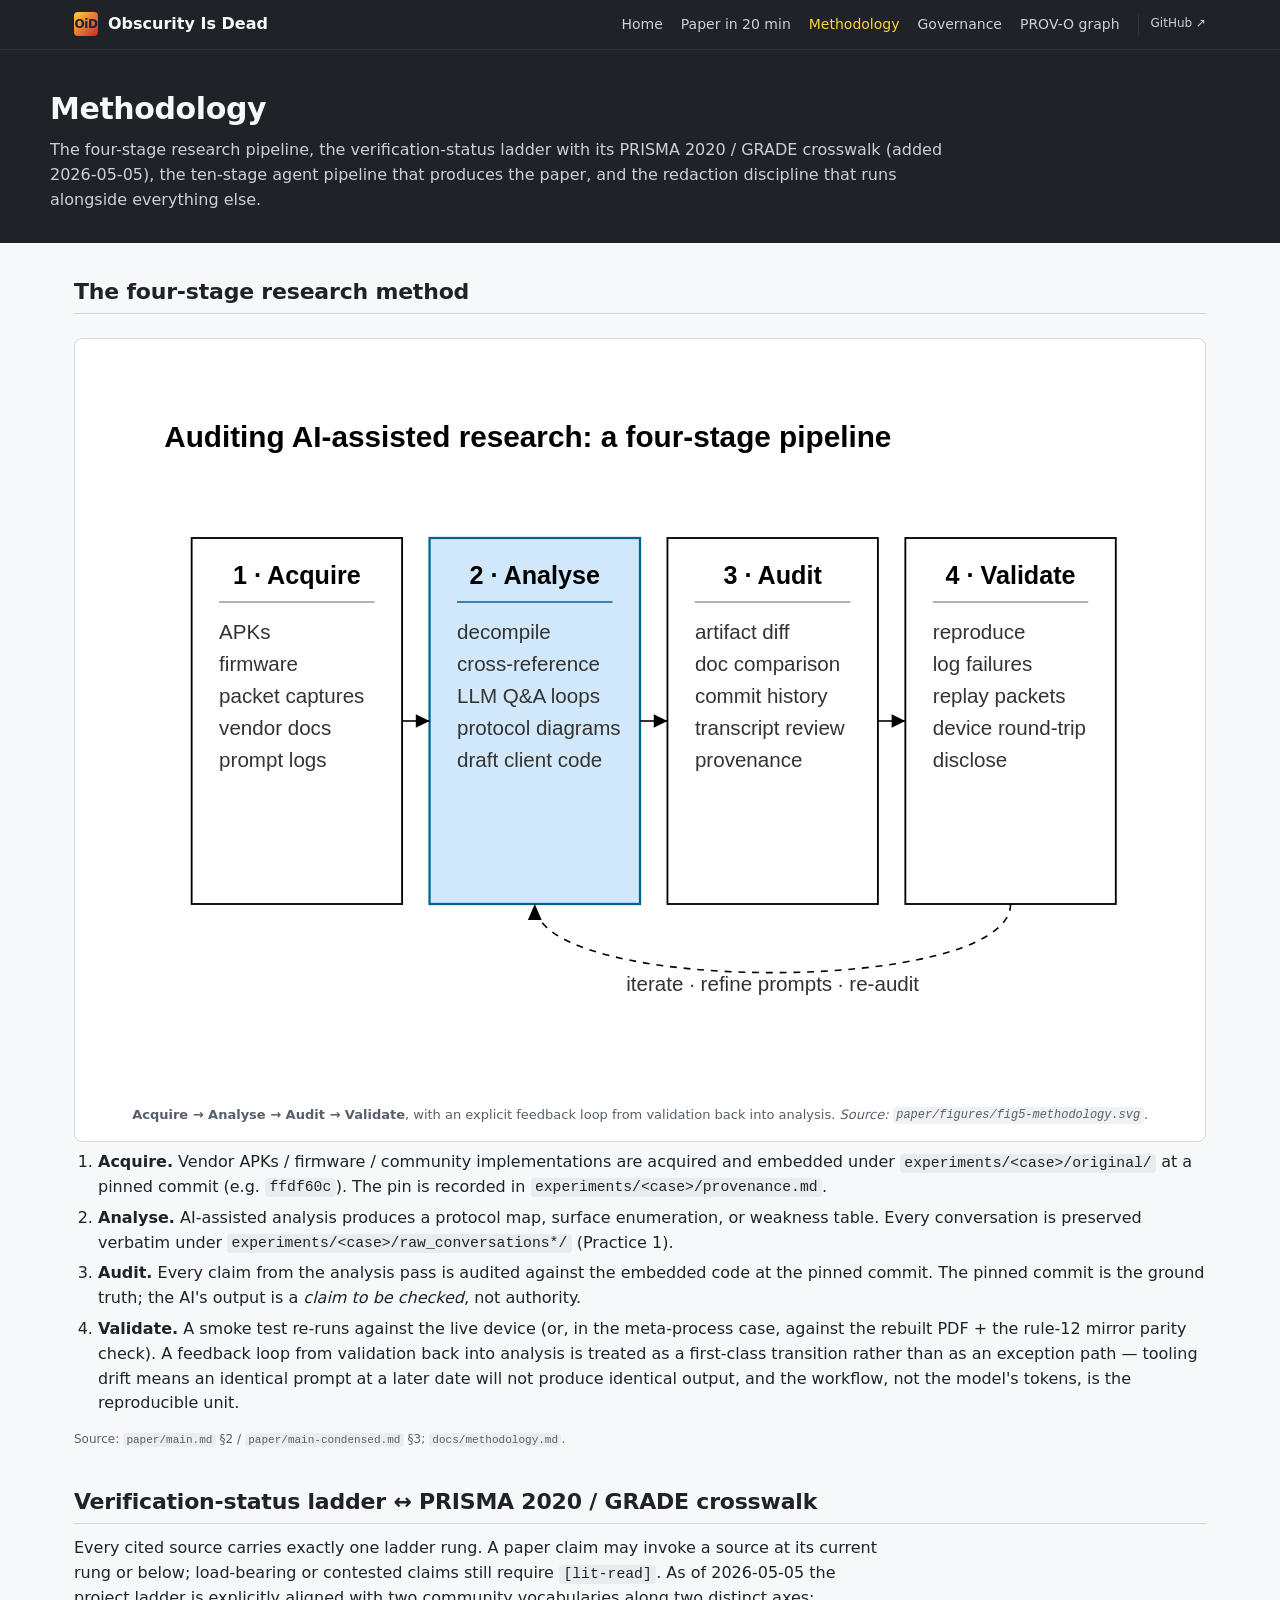
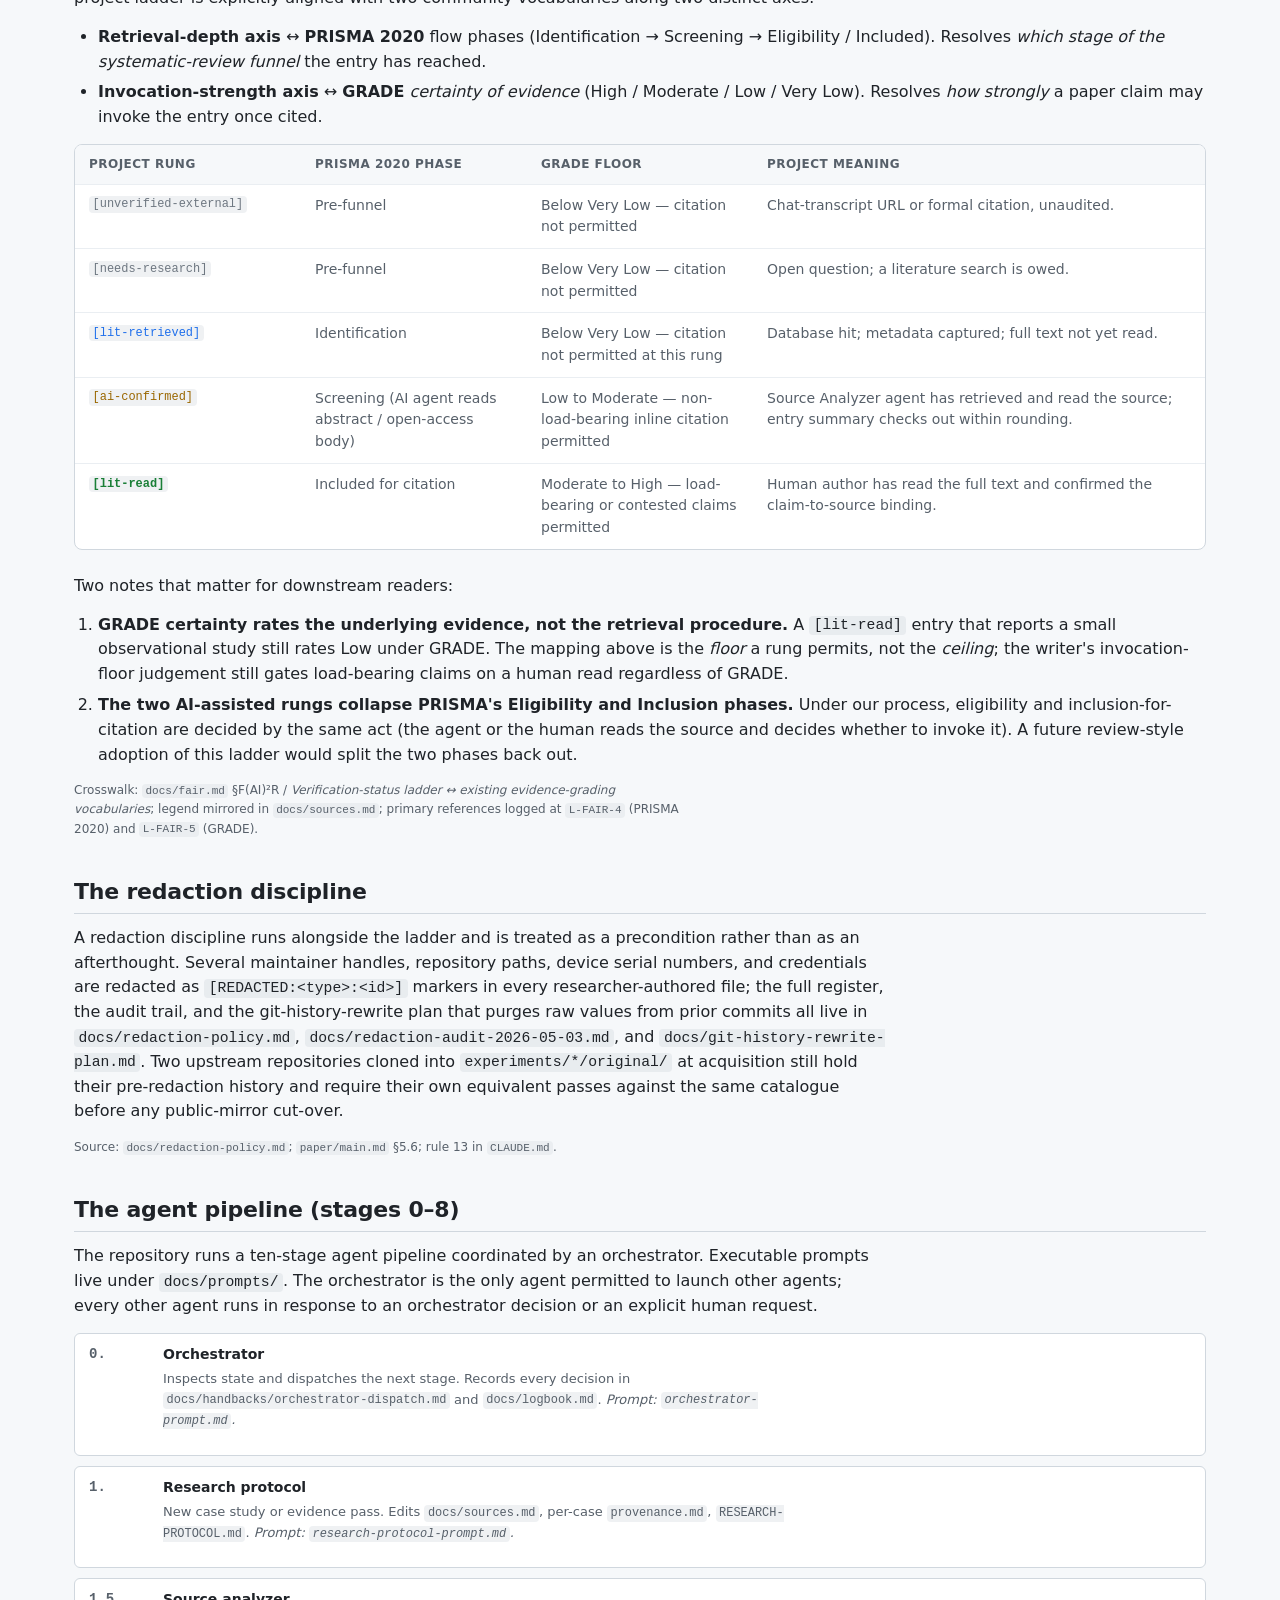
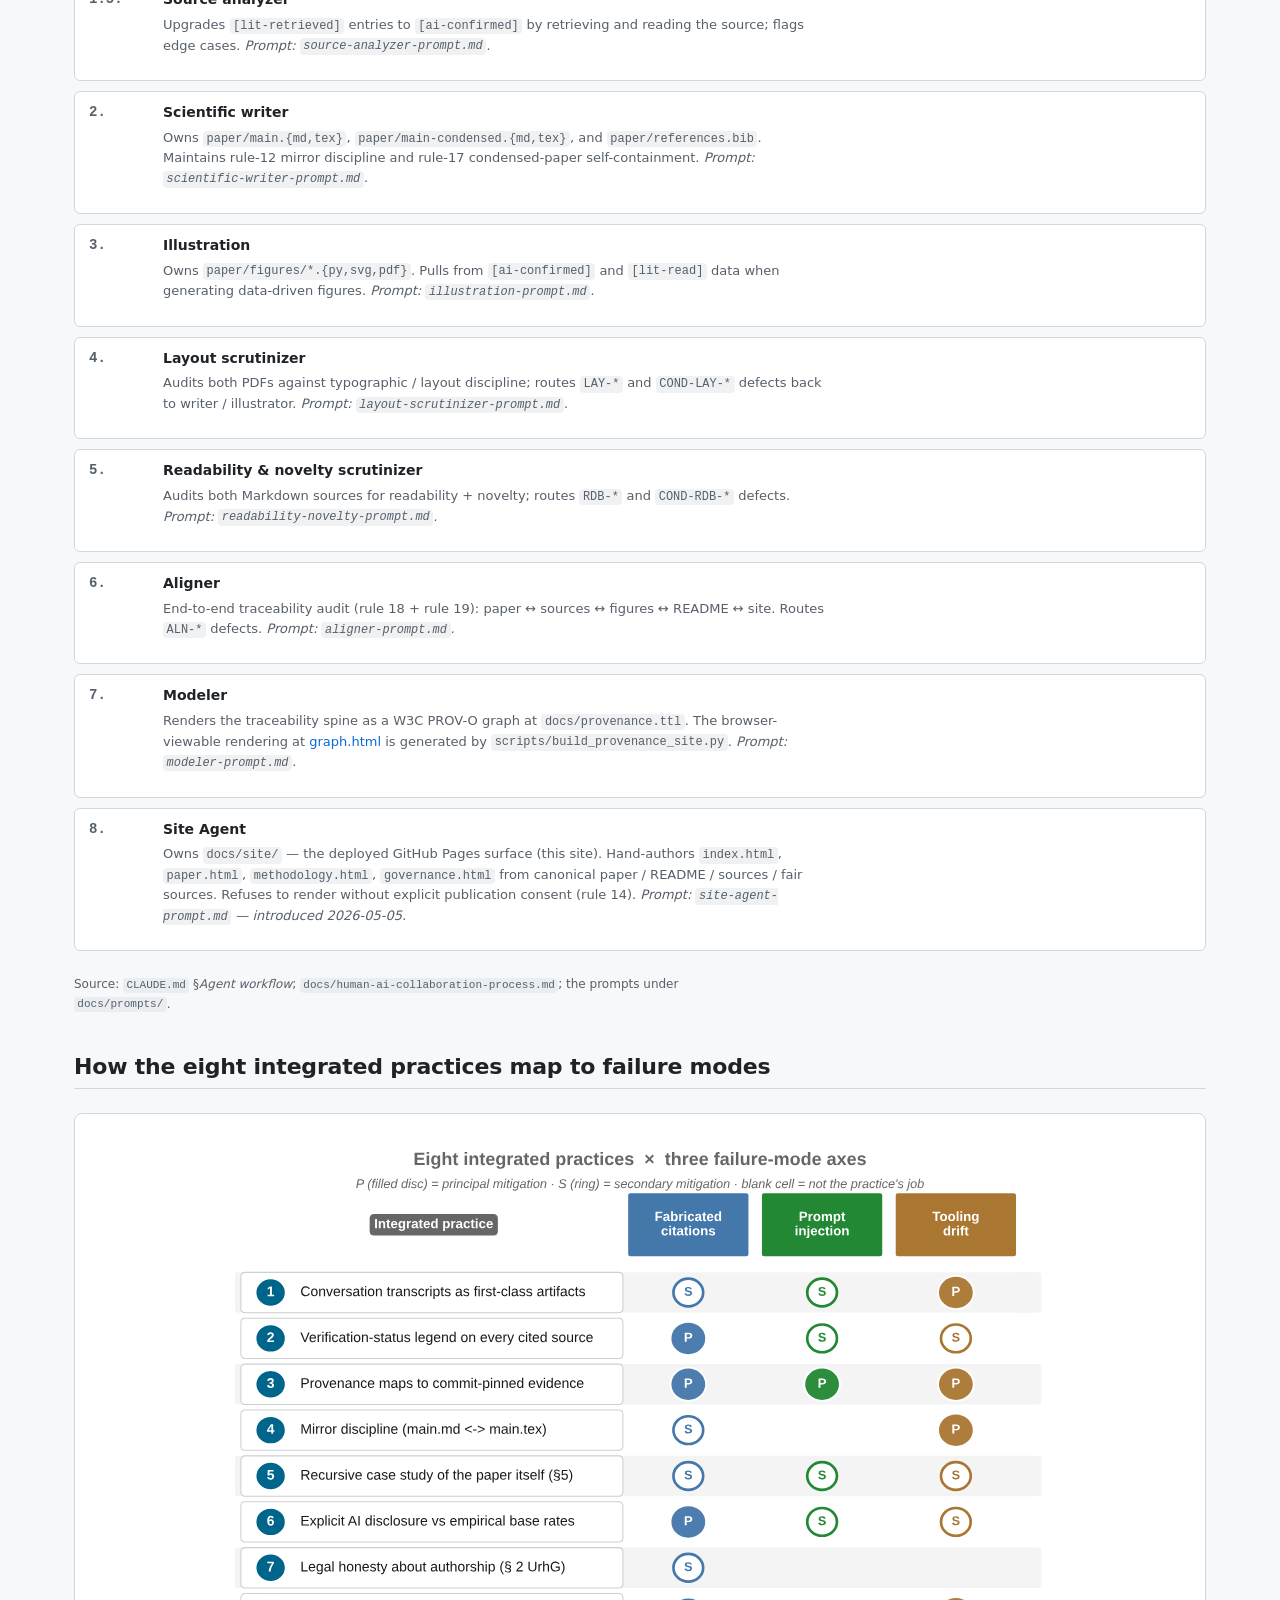
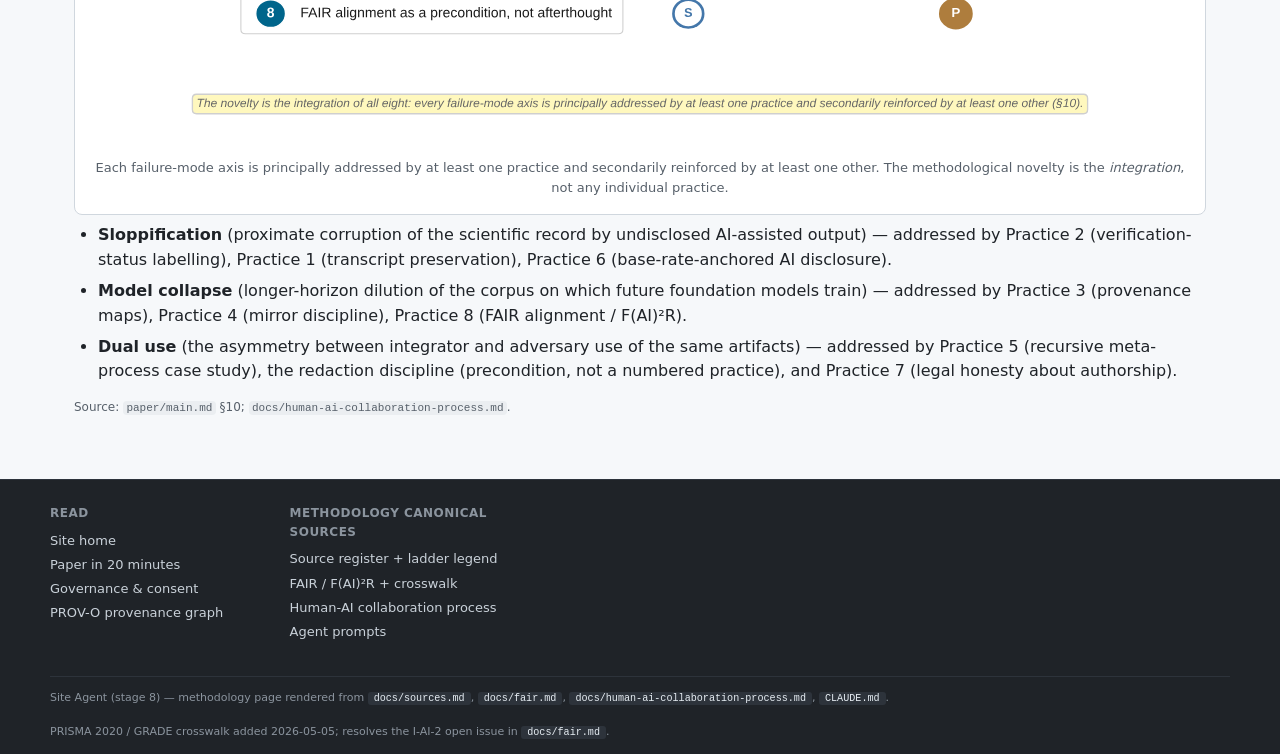
<file: docs/site/methodology.html>
<!doctype html>
<html lang="en">
<head>
<meta charset="utf-8">
<title>Methodology — Obscurity Is Dead</title>
<meta name="viewport" content="width=device-width, initial-scale=1">
<meta name="description" content="Methodology for AI-assisted reverse engineering: four-stage research pipeline; verification-status ladder with PRISMA 2020 / GRADE crosswalk; ten-stage agent pipeline; redaction discipline. Hand-authored by the Site Agent (stage 8).">
<link rel="stylesheet" href="style.css">
</head>
<body class="landing">

<nav class="site-nav" aria-label="Site navigation">
  <div class="site-nav-inner">
    <a class="site-nav-brand" href="index.html">
      <span class="mark">OiD</span>
      <span>Obscurity Is Dead</span>
    </a>
    <div class="site-nav-links">
      <a href="index.html">Home</a>
      <a href="paper.html">Paper in 20 min</a>
      <a href="methodology.html" class="active">Methodology</a>
      <a href="governance.html">Governance</a>
      <a href="graph.html">PROV-O graph</a>
      <span class="site-nav-ext">
        <a href="https://github.com/noheton/Obscurity-Is-Dead" rel="noopener">GitHub ↗</a>
      </span>
    </div>
  </div>
</nav>

<header class="page-header" role="banner">
  <div class="page-header-inner">
    <h1>Methodology</h1>
    <p>The four-stage research pipeline, the verification-status ladder with its PRISMA 2020 / GRADE crosswalk (added 2026-05-05), the ten-stage agent pipeline that produces the paper, and the redaction discipline that runs alongside everything else.</p>
  </div>
</header>

<main class="site-main">

  <h2>The four-stage research method</h2>
  <figure class="hero-figure">
    <img src="figures/fig5-methodology.svg" alt="Four-stage methodology pipeline: Acquire, Analyse, Audit, Validate.">
    <figcaption><strong>Acquire → Analyse → Audit → Validate</strong>, with an explicit feedback loop from validation back into analysis. <em>Source: <code>paper/figures/fig5-methodology.svg</code>.</em></figcaption>
  </figure>
  <ol>
    <li><strong>Acquire.</strong> Vendor APKs / firmware / community implementations are acquired and embedded under <code>experiments/&lt;case&gt;/original/</code> at a pinned commit (e.g. <code>ffdf60c</code>). The pin is recorded in <code>experiments/&lt;case&gt;/provenance.md</code>.</li>
    <li><strong>Analyse.</strong> AI-assisted analysis produces a protocol map, surface enumeration, or weakness table. Every conversation is preserved verbatim under <code>experiments/&lt;case&gt;/raw_conversations*/</code> (Practice 1).</li>
    <li><strong>Audit.</strong> Every claim from the analysis pass is audited against the embedded code at the pinned commit. The pinned commit is the ground truth; the AI's output is a <em>claim to be checked</em>, not authority.</li>
    <li><strong>Validate.</strong> A smoke test re-runs against the live device (or, in the meta-process case, against the rebuilt PDF + the rule-12 mirror parity check). A feedback loop from validation back into analysis is treated as a first-class transition rather than as an exception path — tooling drift means an identical prompt at a later date will not produce identical output, and the workflow, not the model's tokens, is the reproducible unit.</li>
  </ol>
  <p class="source-pointer">Source: <code>paper/main.md</code> §2 / <code>paper/main-condensed.md</code> §3; <code>docs/methodology.md</code>.</p>

  <h2 id="ladder-crosswalk">Verification-status ladder ↔ PRISMA 2020 / GRADE crosswalk</h2>
  <p>Every cited source carries exactly one ladder rung. A paper claim may invoke a source at its current rung or below; load-bearing or contested claims still require <code>[lit-read]</code>. As of 2026-05-05 the project ladder is explicitly aligned with two community vocabularies along two distinct axes:</p>
  <ul>
    <li><strong>Retrieval-depth axis</strong> ↔ <strong>PRISMA 2020</strong> flow phases (Identification → Screening → Eligibility / Included). Resolves <em>which stage of the systematic-review funnel</em> the entry has reached.</li>
    <li><strong>Invocation-strength axis</strong> ↔ <strong>GRADE</strong> <em>certainty of evidence</em> (High / Moderate / Low / Very Low). Resolves <em>how strongly</em> a paper claim may invoke the entry once cited.</li>
  </ul>

  <div class="ladder" role="table" aria-label="Verification-status ladder crosswalk">
    <div class="head">Project rung</div>
    <div class="head">PRISMA 2020 phase</div>
    <div class="head">GRADE floor</div>
    <div class="head">Project meaning</div>

    <div class="rung r1"><code>[unverified-external]</code></div>
    <div class="prisma">Pre-funnel</div>
    <div class="grade">Below Very Low — citation not permitted</div>
    <div class="meaning">Chat-transcript URL or formal citation, unaudited.</div>

    <div class="rung r2"><code>[needs-research]</code></div>
    <div class="prisma">Pre-funnel</div>
    <div class="grade">Below Very Low — citation not permitted</div>
    <div class="meaning">Open question; a literature search is owed.</div>

    <div class="rung r3"><code>[lit-retrieved]</code></div>
    <div class="prisma">Identification</div>
    <div class="grade">Below Very Low — citation not permitted at this rung</div>
    <div class="meaning">Database hit; metadata captured; full text not yet read.</div>

    <div class="rung r4"><code>[ai-confirmed]</code></div>
    <div class="prisma">Screening (AI agent reads abstract / open-access body)</div>
    <div class="grade">Low to Moderate — non-load-bearing inline citation permitted</div>
    <div class="meaning">Source Analyzer agent has retrieved and read the source; entry summary checks out within rounding.</div>

    <div class="rung r5"><code>[lit-read]</code></div>
    <div class="prisma">Included for citation</div>
    <div class="grade">Moderate to High — load-bearing or contested claims permitted</div>
    <div class="meaning">Human author has read the full text and confirmed the claim-to-source binding.</div>
  </div>

  <p>Two notes that matter for downstream readers:</p>
  <ol>
    <li><strong>GRADE certainty rates the underlying evidence, not the retrieval procedure.</strong> A <code>[lit-read]</code> entry that reports a small observational study still rates Low under GRADE. The mapping above is the <em>floor</em> a rung permits, not the <em>ceiling</em>; the writer's invocation-floor judgement still gates load-bearing claims on a human read regardless of GRADE.</li>
    <li><strong>The two AI-assisted rungs collapse PRISMA's Eligibility and Inclusion phases.</strong> Under our process, eligibility and inclusion-for-citation are decided by the same act (the agent or the human reads the source and decides whether to invoke it). A future review-style adoption of this ladder would split the two phases back out.</li>
  </ol>

  <p class="source-pointer">Crosswalk: <code>docs/fair.md</code> §F(AI)²R / <em>Verification-status ladder ↔ existing evidence-grading vocabularies</em>; legend mirrored in <code>docs/sources.md</code>; primary references logged at <code>L-FAIR-4</code> (PRISMA 2020) and <code>L-FAIR-5</code> (GRADE).</p>

  <h2>The redaction discipline</h2>
  <p>A redaction discipline runs alongside the ladder and is treated as a precondition rather than as an afterthought. Several maintainer handles, repository paths, device serial numbers, and credentials are redacted as <code>[REDACTED:&lt;type&gt;:&lt;id&gt;]</code> markers in every researcher-authored file; the full register, the audit trail, and the git-history-rewrite plan that purges raw values from prior commits all live in <code>docs/redaction-policy.md</code>, <code>docs/redaction-audit-2026-05-03.md</code>, and <code>docs/git-history-rewrite-plan.md</code>. Two upstream repositories cloned into <code>experiments/*/original/</code> at acquisition still hold their pre-redaction history and require their own equivalent passes against the same catalogue before any public-mirror cut-over.</p>
  <p class="source-pointer">Source: <code>docs/redaction-policy.md</code>; <code>paper/main.md</code> §5.6; rule 13 in <code>CLAUDE.md</code>.</p>

  <h2>The agent pipeline (stages 0–8)</h2>
  <p>The repository runs a ten-stage agent pipeline coordinated by an orchestrator. Executable prompts live under <code>docs/prompts/</code>. The orchestrator is the only agent permitted to launch other agents; every other agent runs in response to an orchestrator decision or an explicit human request.</p>
  <div class="stages-list">
    <div class="stage-row"><span class="stage-num">0.</span><div><h4>Orchestrator</h4><p>Inspects state and dispatches the next stage. Records every decision in <code>docs/handbacks/orchestrator-dispatch.md</code> and <code>docs/logbook.md</code>. <em>Prompt: <code>orchestrator-prompt.md</code>.</em></p></div></div>
    <div class="stage-row"><span class="stage-num">1.</span><div><h4>Research protocol</h4><p>New case study or evidence pass. Edits <code>docs/sources.md</code>, per-case <code>provenance.md</code>, <code>RESEARCH-PROTOCOL.md</code>. <em>Prompt: <code>research-protocol-prompt.md</code>.</em></p></div></div>
    <div class="stage-row"><span class="stage-num">1.5.</span><div><h4>Source analyzer</h4><p>Upgrades <code>[lit-retrieved]</code> entries to <code>[ai-confirmed]</code> by retrieving and reading the source; flags edge cases. <em>Prompt: <code>source-analyzer-prompt.md</code>.</em></p></div></div>
    <div class="stage-row"><span class="stage-num">2.</span><div><h4>Scientific writer</h4><p>Owns <code>paper/main.{md,tex}</code>, <code>paper/main-condensed.{md,tex}</code>, and <code>paper/references.bib</code>. Maintains rule-12 mirror discipline and rule-17 condensed-paper self-containment. <em>Prompt: <code>scientific-writer-prompt.md</code>.</em></p></div></div>
    <div class="stage-row"><span class="stage-num">3.</span><div><h4>Illustration</h4><p>Owns <code>paper/figures/*.{py,svg,pdf}</code>. Pulls from <code>[ai-confirmed]</code> and <code>[lit-read]</code> data when generating data-driven figures. <em>Prompt: <code>illustration-prompt.md</code>.</em></p></div></div>
    <div class="stage-row"><span class="stage-num">4.</span><div><h4>Layout scrutinizer</h4><p>Audits both PDFs against typographic / layout discipline; routes <code>LAY-*</code> and <code>COND-LAY-*</code> defects back to writer / illustrator. <em>Prompt: <code>layout-scrutinizer-prompt.md</code>.</em></p></div></div>
    <div class="stage-row"><span class="stage-num">5.</span><div><h4>Readability &amp; novelty scrutinizer</h4><p>Audits both Markdown sources for readability + novelty; routes <code>RDB-*</code> and <code>COND-RDB-*</code> defects. <em>Prompt: <code>readability-novelty-prompt.md</code>.</em></p></div></div>
    <div class="stage-row"><span class="stage-num">6.</span><div><h4>Aligner</h4><p>End-to-end traceability audit (rule 18 + rule 19): paper ↔ sources ↔ figures ↔ README ↔ site. Routes <code>ALN-*</code> defects. <em>Prompt: <code>aligner-prompt.md</code>.</em></p></div></div>
    <div class="stage-row"><span class="stage-num">7.</span><div><h4>Modeler</h4><p>Renders the traceability spine as a W3C PROV-O graph at <code>docs/provenance.ttl</code>. The browser-viewable rendering at <a href="graph.html">graph.html</a> is generated by <code>scripts/build_provenance_site.py</code>. <em>Prompt: <code>modeler-prompt.md</code>.</em></p></div></div>
    <div class="stage-row"><span class="stage-num">8.</span><div><h4>Site Agent</h4><p>Owns <code>docs/site/</code> — the deployed GitHub Pages surface (this site). Hand-authors <code>index.html</code>, <code>paper.html</code>, <code>methodology.html</code>, <code>governance.html</code> from canonical paper / README / sources / fair sources. Refuses to render without explicit publication consent (rule 14). <em>Prompt: <code>site-agent-prompt.md</code> — introduced 2026-05-05.</em></p></div></div>
  </div>
  <p class="source-pointer">Source: <code>CLAUDE.md</code> §<em>Agent workflow</em>; <code>docs/human-ai-collaboration-process.md</code>; the prompts under <code>docs/prompts/</code>.</p>

  <h2>How the eight integrated practices map to failure modes</h2>
  <figure class="hero-figure">
    <img src="figures/fig11-eight-practices.svg" alt="Eight integrated practices × three failure-mode axes (sloppification, model collapse, dual-use).">
    <figcaption>Each failure-mode axis is principally addressed by at least one practice and secondarily reinforced by at least one other. The methodological novelty is the <em>integration</em>, not any individual practice.</figcaption>
  </figure>
  <ul>
    <li><strong>Sloppification</strong> (proximate corruption of the scientific record by undisclosed AI-assisted output) — addressed by Practice 2 (verification-status labelling), Practice 1 (transcript preservation), Practice 6 (base-rate-anchored AI disclosure).</li>
    <li><strong>Model collapse</strong> (longer-horizon dilution of the corpus on which future foundation models train) — addressed by Practice 3 (provenance maps), Practice 4 (mirror discipline), Practice 8 (FAIR alignment / F(AI)²R).</li>
    <li><strong>Dual use</strong> (the asymmetry between integrator and adversary use of the same artifacts) — addressed by Practice 5 (recursive meta-process case study), the redaction discipline (precondition, not a numbered practice), and Practice 7 (legal honesty about authorship).</li>
  </ul>
  <p class="source-pointer">Source: <code>paper/main.md</code> §10; <code>docs/human-ai-collaboration-process.md</code>.</p>

</main>

<footer class="site-footer">
  <div class="site-footer-inner">
    <div>
      <h4>Read</h4>
      <ul>
        <li><a href="index.html">Site home</a></li>
        <li><a href="paper.html">Paper in 20 minutes</a></li>
        <li><a href="governance.html">Governance &amp; consent</a></li>
        <li><a href="graph.html">PROV-O provenance graph</a></li>
      </ul>
    </div>
    <div>
      <h4>Methodology canonical sources</h4>
      <ul>
        <li><a href="https://github.com/noheton/Obscurity-Is-Dead/blob/main/docs/sources.md" rel="noopener">Source register + ladder legend</a></li>
        <li><a href="https://github.com/noheton/Obscurity-Is-Dead/blob/main/docs/fair.md" rel="noopener">FAIR / F(AI)²R + crosswalk</a></li>
        <li><a href="https://github.com/noheton/Obscurity-Is-Dead/blob/main/docs/human-ai-collaboration-process.md" rel="noopener">Human-AI collaboration process</a></li>
        <li><a href="https://github.com/noheton/Obscurity-Is-Dead/tree/main/docs/prompts" rel="noopener">Agent prompts</a></li>
      </ul>
    </div>
    <div class="commit-pin">
      <span>Site Agent (stage 8) — methodology page rendered from <code>docs/sources.md</code>, <code>docs/fair.md</code>, <code>docs/human-ai-collaboration-process.md</code>, <code>CLAUDE.md</code>.</span>
      <span>PRISMA 2020 / GRADE crosswalk added 2026-05-05; resolves the I-AI-2 open issue in <code>docs/fair.md</code>.</span>
    </div>
  </div>
</footer>

</body>
</html>
</file>
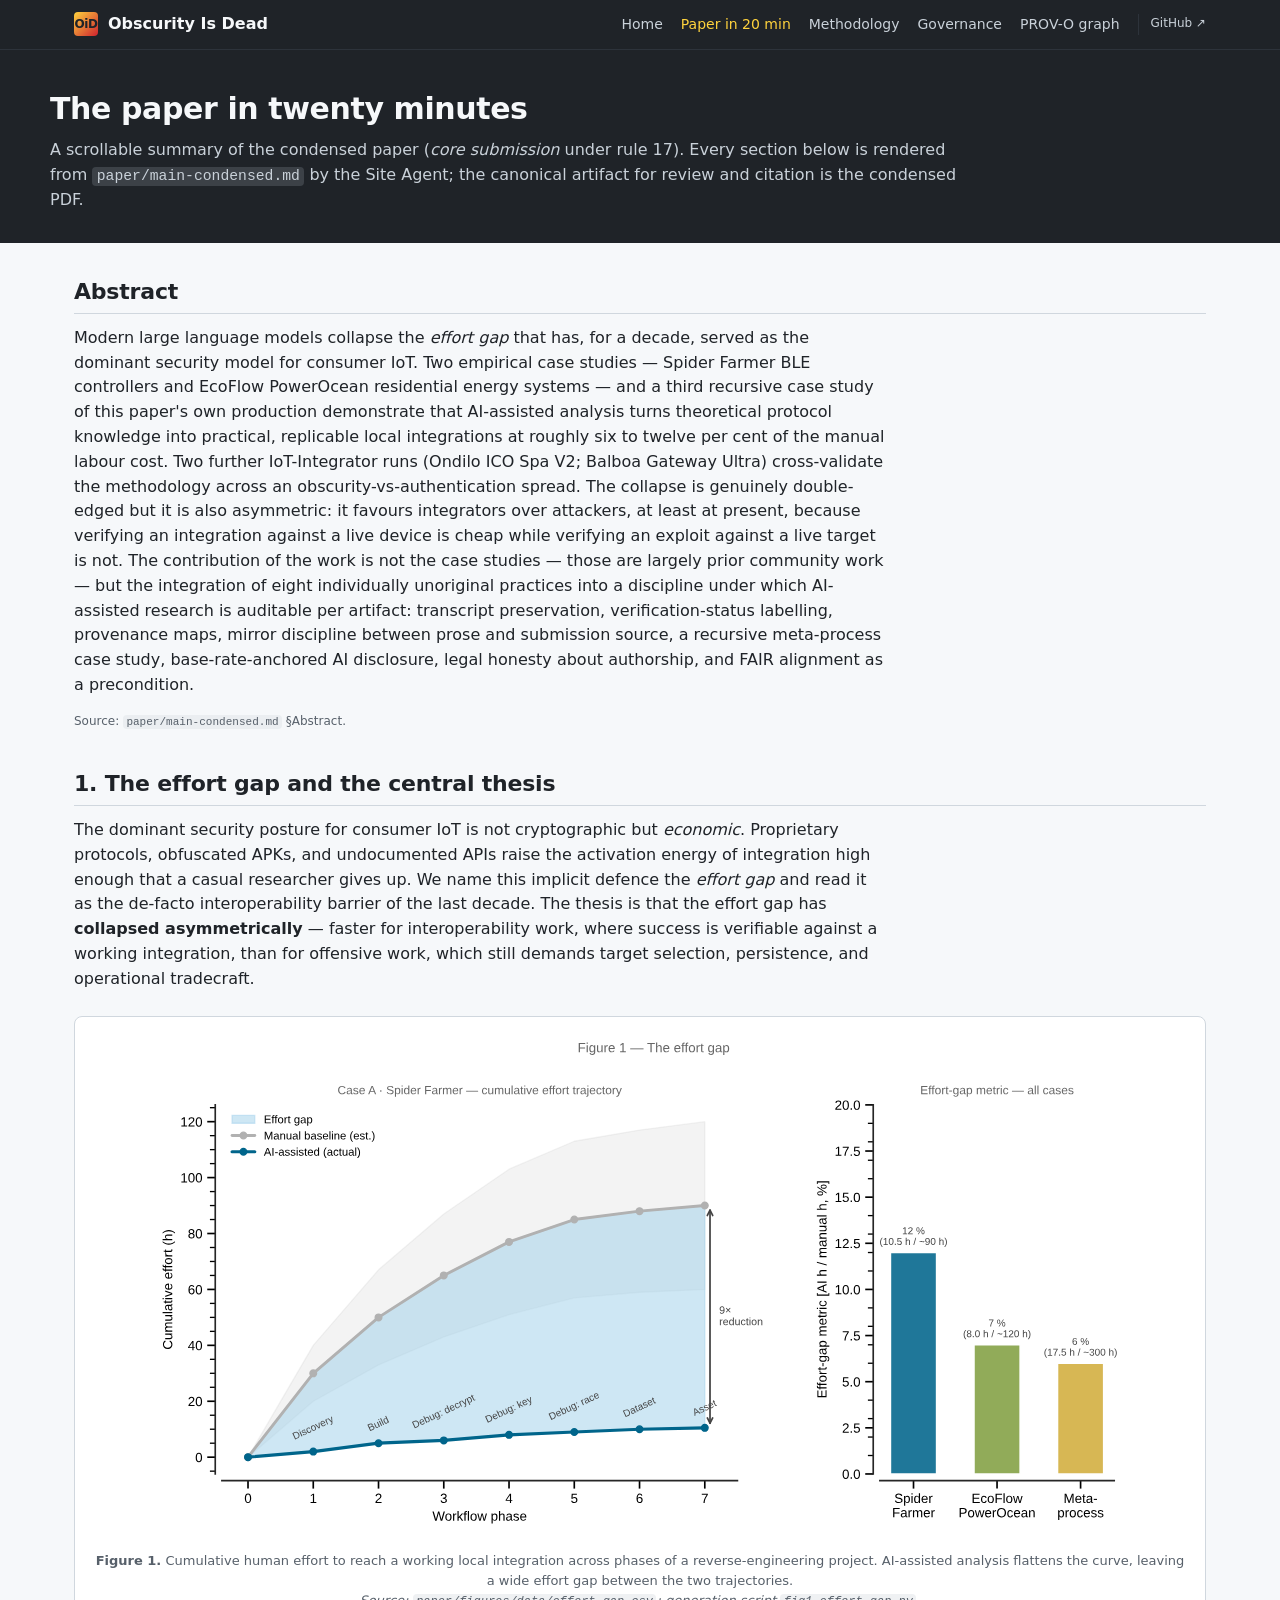
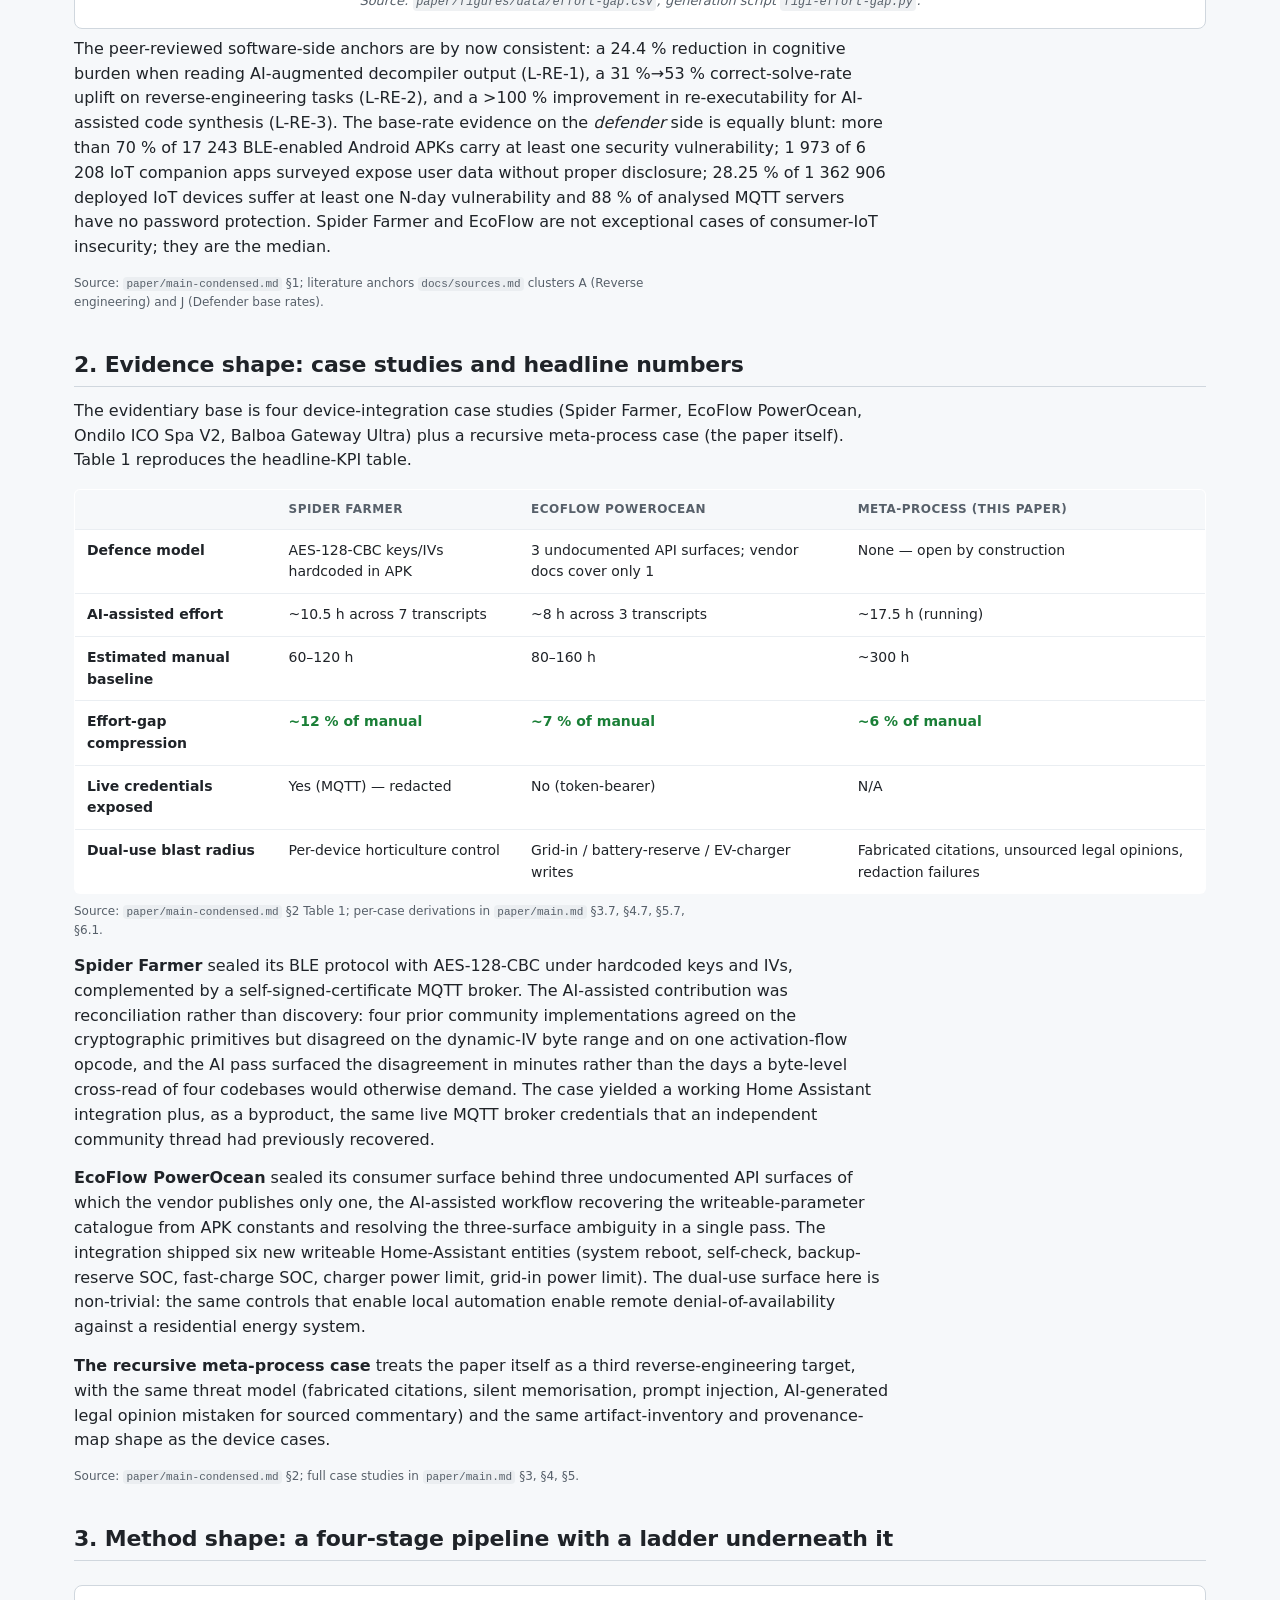
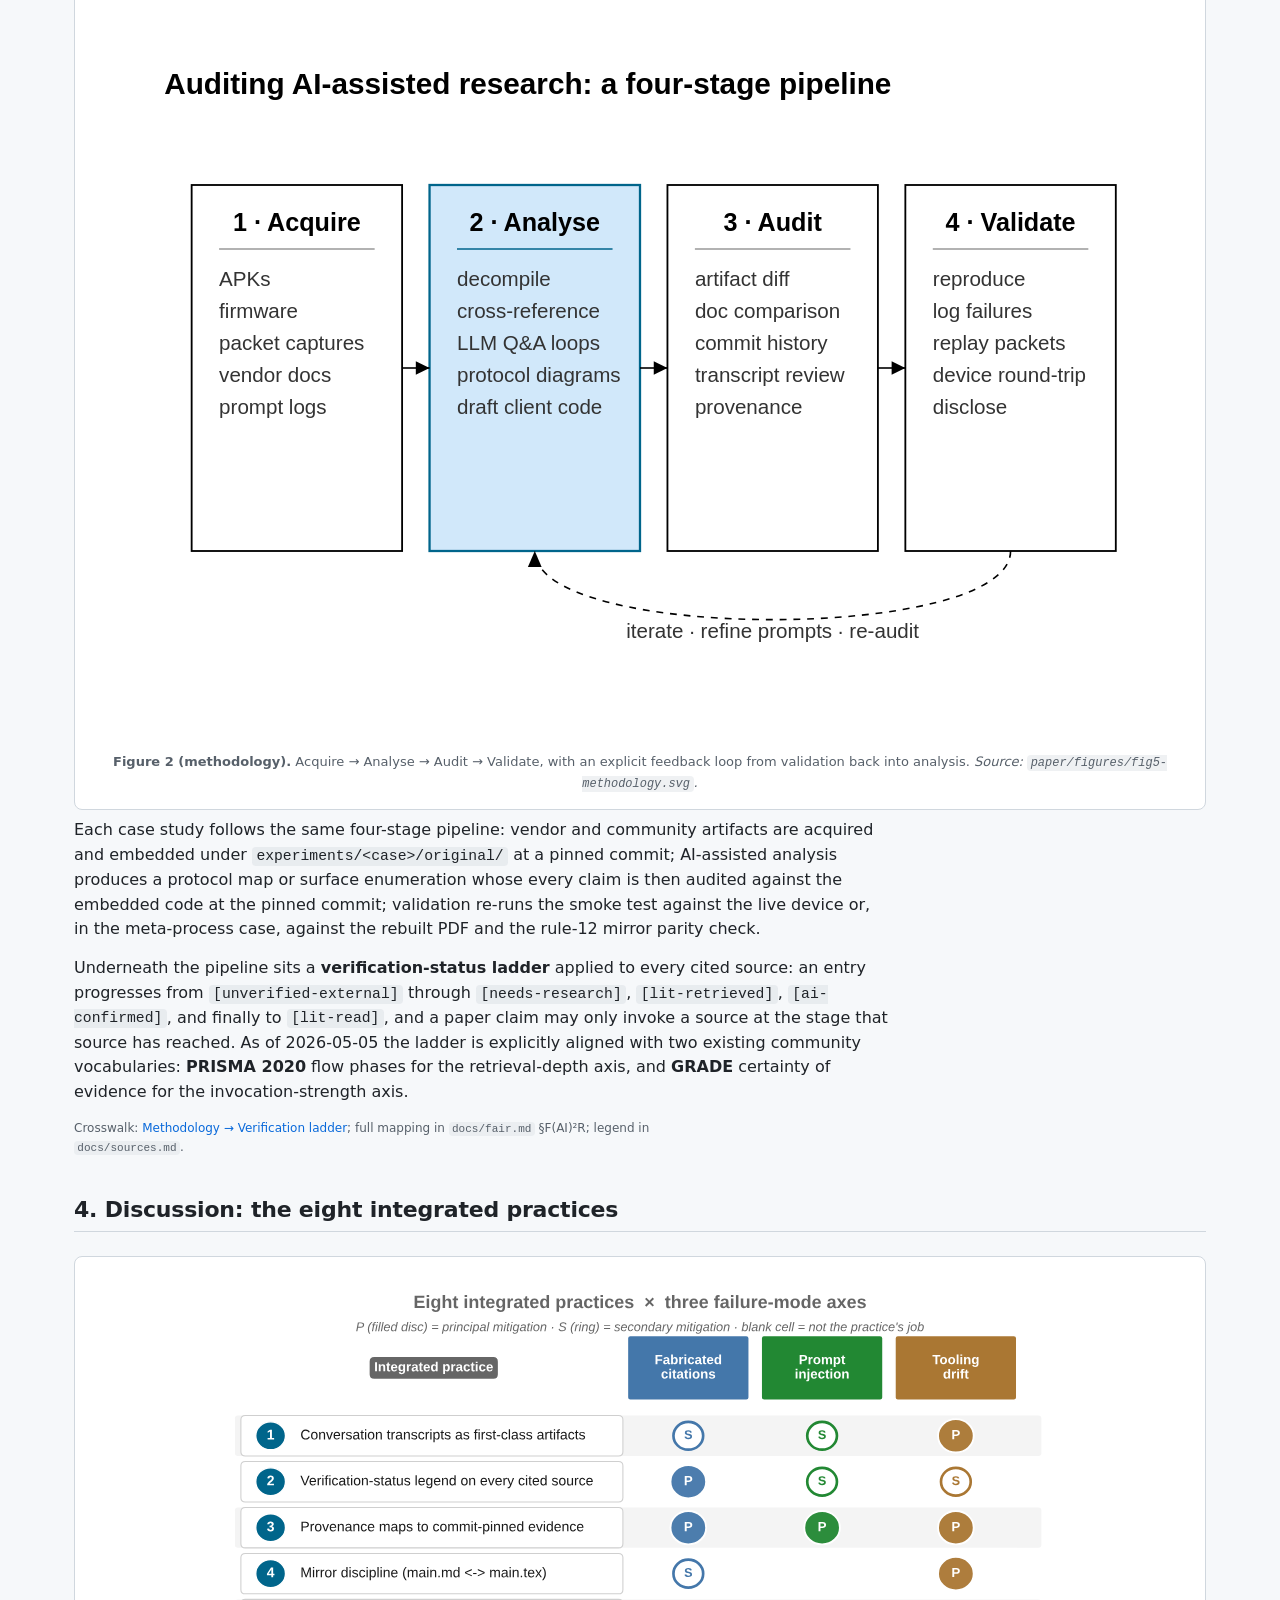
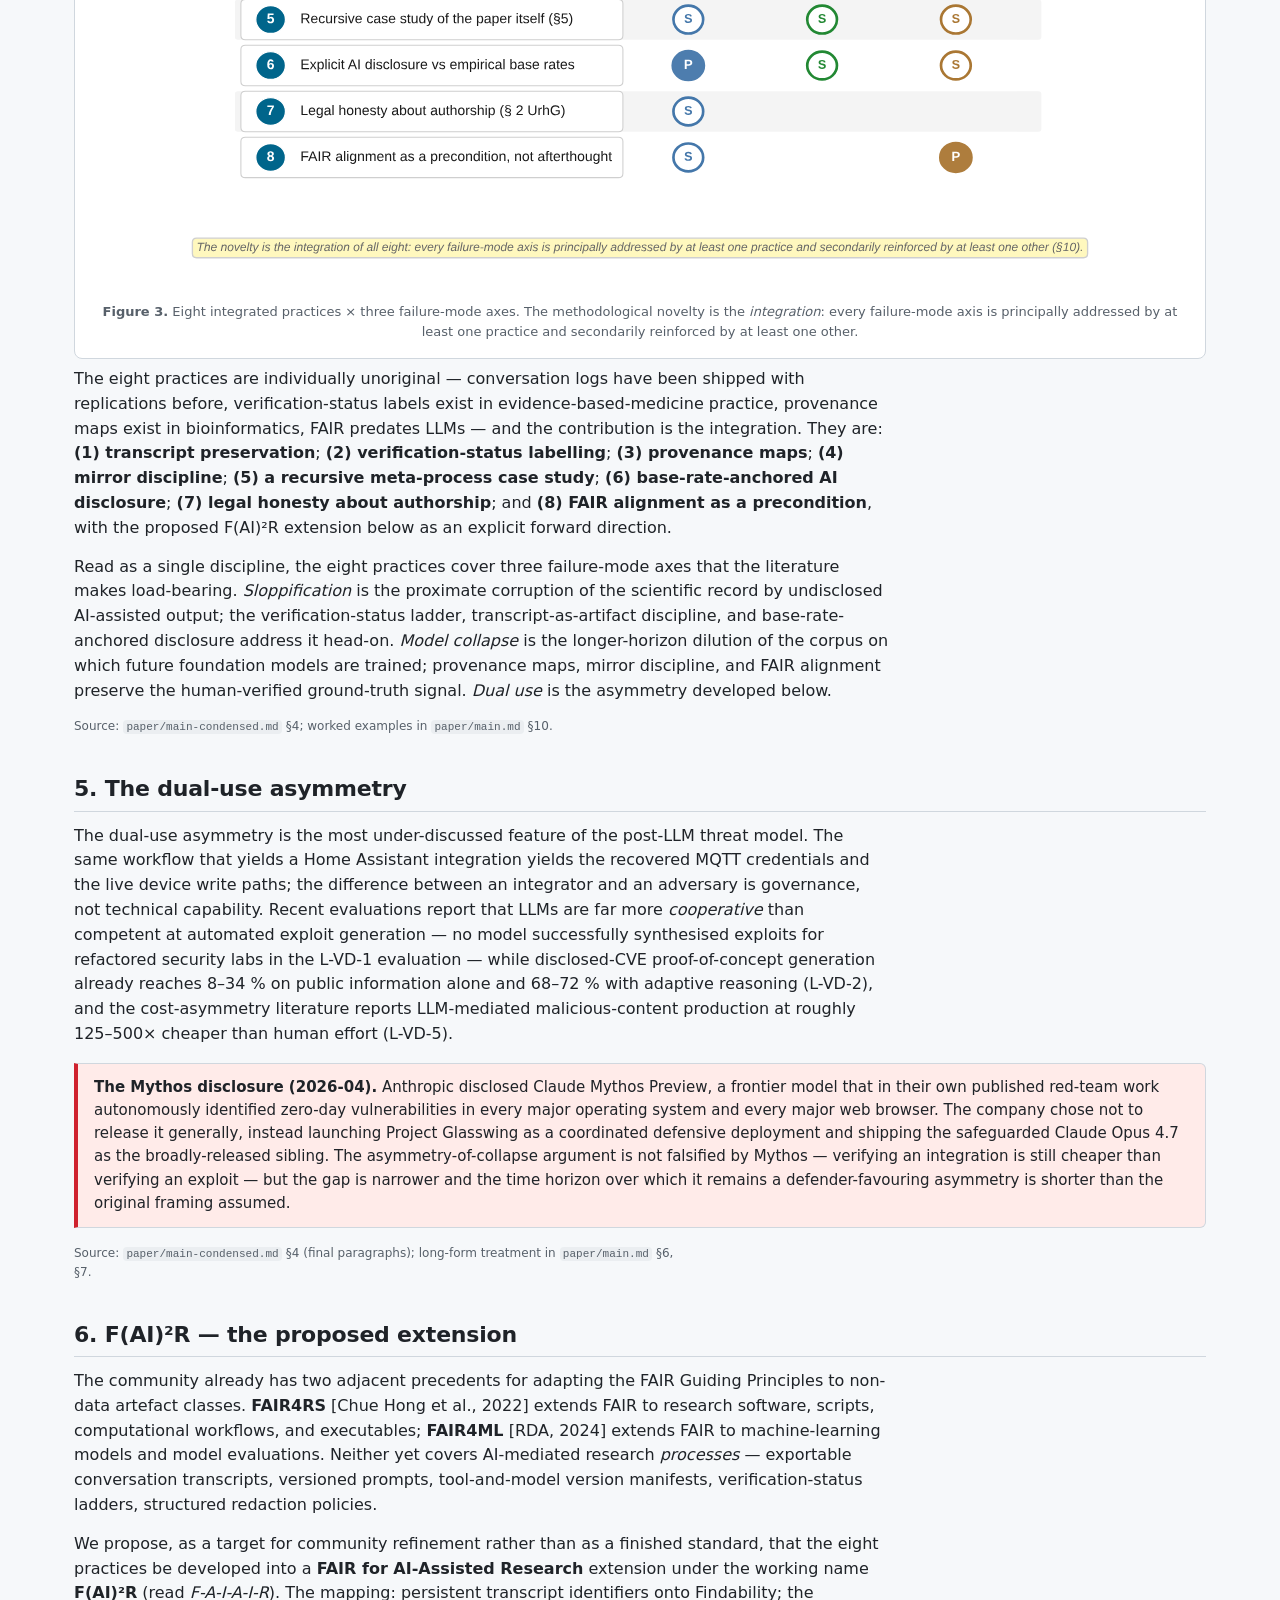
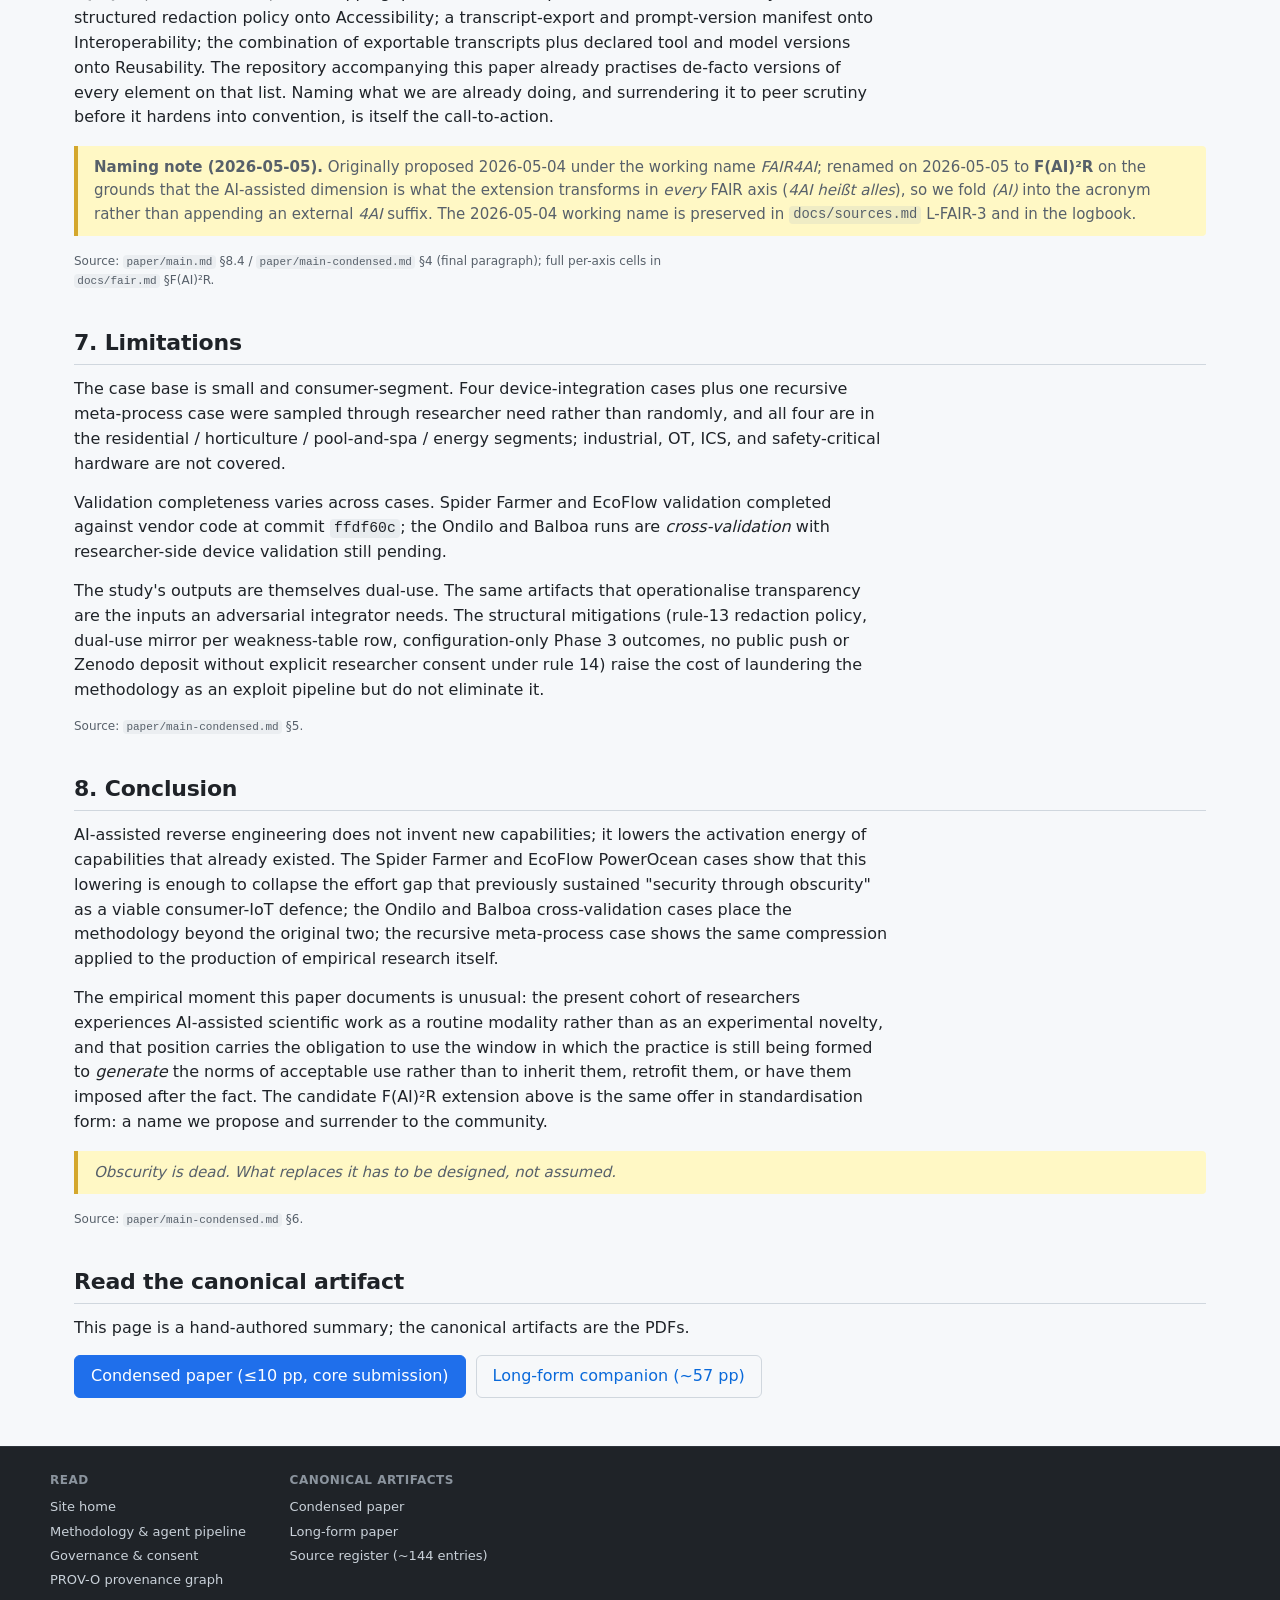
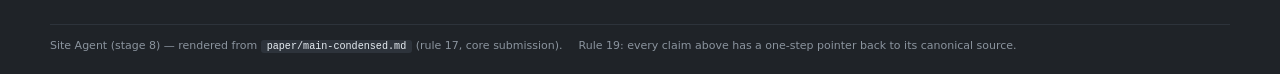
<file: docs/site/paper.html>
<!doctype html>
<html lang="en">
<head>
<meta charset="utf-8">
<title>Paper in 20 minutes — Obscurity Is Dead</title>
<meta name="viewport" content="width=device-width, initial-scale=1">
<meta name="description" content="Twenty-minute summary of the Obscurity-Is-Dead paper: abstract, central thesis, eight integrated practices, F(AI)²R proposal, dual-use asymmetry, limitations, conclusion. Hand-authored by the Site Agent (stage 8) from paper/main-condensed.md (core submission, rule 17).">
<link rel="stylesheet" href="style.css">
</head>
<body class="landing">

<nav class="site-nav" aria-label="Site navigation">
  <div class="site-nav-inner">
    <a class="site-nav-brand" href="index.html">
      <span class="mark">OiD</span>
      <span>Obscurity Is Dead</span>
    </a>
    <div class="site-nav-links">
      <a href="index.html">Home</a>
      <a href="paper.html" class="active">Paper in 20 min</a>
      <a href="methodology.html">Methodology</a>
      <a href="governance.html">Governance</a>
      <a href="graph.html">PROV-O graph</a>
      <span class="site-nav-ext">
        <a href="https://github.com/noheton/Obscurity-Is-Dead" rel="noopener">GitHub ↗</a>
      </span>
    </div>
  </div>
</nav>

<header class="page-header" role="banner">
  <div class="page-header-inner">
    <h1>The paper in twenty minutes</h1>
    <p>A scrollable summary of the condensed paper (<em>core submission</em> under rule 17). Every section below is rendered from <code>paper/main-condensed.md</code> by the Site Agent; the canonical artifact for review and citation is the condensed PDF.</p>
  </div>
</header>

<main class="site-main">

  <h2>Abstract</h2>
  <p>Modern large language models collapse the <em>effort gap</em> that has, for a decade, served as the dominant security model for consumer IoT. Two empirical case studies — Spider Farmer BLE controllers and EcoFlow PowerOcean residential energy systems — and a third recursive case study of this paper's own production demonstrate that AI-assisted analysis turns theoretical protocol knowledge into practical, replicable local integrations at roughly six to twelve per cent of the manual labour cost. Two further IoT-Integrator runs (Ondilo ICO Spa V2; Balboa Gateway Ultra) cross-validate the methodology across an obscurity-vs-authentication spread. The collapse is genuinely double-edged but it is also asymmetric: it favours integrators over attackers, at least at present, because verifying an integration against a live device is cheap while verifying an exploit against a live target is not. The contribution of the work is not the case studies — those are largely prior community work — but the integration of eight individually unoriginal practices into a discipline under which AI-assisted research is auditable per artifact: transcript preservation, verification-status labelling, provenance maps, mirror discipline between prose and submission source, a recursive meta-process case study, base-rate-anchored AI disclosure, legal honesty about authorship, and FAIR alignment as a precondition.</p>
  <p class="source-pointer">Source: <code>paper/main-condensed.md</code> §Abstract.</p>

  <h2>1. The effort gap and the central thesis</h2>
  <p>The dominant security posture for consumer IoT is not cryptographic but <em>economic</em>. Proprietary protocols, obfuscated APKs, and undocumented APIs raise the activation energy of integration high enough that a casual researcher gives up. We name this implicit defence the <em>effort gap</em> and read it as the de-facto interoperability barrier of the last decade. The thesis is that the effort gap has <strong>collapsed asymmetrically</strong> — faster for interoperability work, where success is verifiable against a working integration, than for offensive work, which still demands target selection, persistence, and operational tradecraft.</p>

  <figure class="hero-figure">
    <img src="figures/fig1-effort-gap.svg" alt="Figure 1: cumulative human effort to reach a working local integration. AI-assisted curve flattens; manual curve grows steeply.">
    <figcaption><strong>Figure 1.</strong> Cumulative human effort to reach a working local integration across phases of a reverse-engineering project. AI-assisted analysis flattens the curve, leaving a wide effort gap between the two trajectories.<br><em>Source: <code>paper/figures/data/effort-gap.csv</code>; generation script <code>fig1-effort-gap.py</code>.</em></figcaption>
  </figure>

  <p>The peer-reviewed software-side anchors are by now consistent: a 24.4 % reduction in cognitive burden when reading AI-augmented decompiler output (L-RE-1), a 31 %→53 % correct-solve-rate uplift on reverse-engineering tasks (L-RE-2), and a >100 % improvement in re-executability for AI-assisted code synthesis (L-RE-3). The base-rate evidence on the <em>defender</em> side is equally blunt: more than 70 % of 17 243 BLE-enabled Android APKs carry at least one security vulnerability; 1 973 of 6 208 IoT companion apps surveyed expose user data without proper disclosure; 28.25 % of 1 362 906 deployed IoT devices suffer at least one N-day vulnerability and 88 % of analysed MQTT servers have no password protection. Spider Farmer and EcoFlow are not exceptional cases of consumer-IoT insecurity; they are the median.</p>
  <p class="source-pointer">Source: <code>paper/main-condensed.md</code> §1; literature anchors <code>docs/sources.md</code> clusters A (Reverse engineering) and J (Defender base rates).</p>

  <h2>2. Evidence shape: case studies and headline numbers</h2>
  <p>The evidentiary base is four device-integration case studies (Spider Farmer, EcoFlow PowerOcean, Ondilo ICO Spa V2, Balboa Gateway Ultra) plus a recursive meta-process case (the paper itself). Table 1 reproduces the headline-KPI table.</p>
  <div class="kpi-table-wrap">
    <table class="kpi-table">
      <thead>
        <tr><th></th><th>Spider Farmer</th><th>EcoFlow PowerOcean</th><th>Meta-process (this paper)</th></tr>
      </thead>
      <tbody>
        <tr><td class="row-label">Defence model</td><td>AES-128-CBC keys/IVs hardcoded in APK</td><td>3 undocumented API surfaces; vendor docs cover only 1</td><td>None — open by construction</td></tr>
        <tr><td class="row-label">AI-assisted effort</td><td class="num">~10.5 h across 7 transcripts</td><td class="num">~8 h across 3 transcripts</td><td class="num">~17.5 h (running)</td></tr>
        <tr><td class="row-label">Estimated manual baseline</td><td class="num">60–120 h</td><td class="num">80–160 h</td><td class="num">~300 h</td></tr>
        <tr><td class="row-label">Effort-gap compression</td><td class="num strong">~12 % of manual</td><td class="num strong">~7 % of manual</td><td class="num strong">~6 % of manual</td></tr>
        <tr><td class="row-label">Live credentials exposed</td><td>Yes (MQTT) — redacted</td><td>No (token-bearer)</td><td>N/A</td></tr>
        <tr><td class="row-label">Dual-use blast radius</td><td>Per-device horticulture control</td><td>Grid-in / battery-reserve / EV-charger writes</td><td>Fabricated citations, unsourced legal opinions, redaction failures</td></tr>
      </tbody>
    </table>
  </div>
  <p class="source-pointer">Source: <code>paper/main-condensed.md</code> §2 Table 1; per-case derivations in <code>paper/main.md</code> §3.7, §4.7, §5.7, §6.1.</p>

  <p><strong>Spider Farmer</strong> sealed its BLE protocol with AES-128-CBC under hardcoded keys and IVs, complemented by a self-signed-certificate MQTT broker. The AI-assisted contribution was reconciliation rather than discovery: four prior community implementations agreed on the cryptographic primitives but disagreed on the dynamic-IV byte range and on one activation-flow opcode, and the AI pass surfaced the disagreement in minutes rather than the days a byte-level cross-read of four codebases would otherwise demand. The case yielded a working Home Assistant integration plus, as a byproduct, the same live MQTT broker credentials that an independent community thread had previously recovered.</p>

  <p><strong>EcoFlow PowerOcean</strong> sealed its consumer surface behind three undocumented API surfaces of which the vendor publishes only one, the AI-assisted workflow recovering the writeable-parameter catalogue from APK constants and resolving the three-surface ambiguity in a single pass. The integration shipped six new writeable Home-Assistant entities (system reboot, self-check, backup-reserve SOC, fast-charge SOC, charger power limit, grid-in power limit). The dual-use surface here is non-trivial: the same controls that enable local automation enable remote denial-of-availability against a residential energy system.</p>

  <p><strong>The recursive meta-process case</strong> treats the paper itself as a third reverse-engineering target, with the same threat model (fabricated citations, silent memorisation, prompt injection, AI-generated legal opinion mistaken for sourced commentary) and the same artifact-inventory and provenance-map shape as the device cases.</p>
  <p class="source-pointer">Source: <code>paper/main-condensed.md</code> §2; full case studies in <code>paper/main.md</code> §3, §4, §5.</p>

  <h2>3. Method shape: a four-stage pipeline with a ladder underneath it</h2>

  <figure class="hero-figure">
    <img src="figures/fig5-methodology.svg" alt="Figure 2 (methodology): four-stage pipeline — Acquire, Analyse, Audit, Validate — with a feedback loop from validation back into analysis.">
    <figcaption><strong>Figure 2 (methodology).</strong> Acquire → Analyse → Audit → Validate, with an explicit feedback loop from validation back into analysis. <em>Source: <code>paper/figures/fig5-methodology.svg</code>.</em></figcaption>
  </figure>

  <p>Each case study follows the same four-stage pipeline: vendor and community artifacts are acquired and embedded under <code>experiments/&lt;case&gt;/original/</code> at a pinned commit; AI-assisted analysis produces a protocol map or surface enumeration whose every claim is then audited against the embedded code at the pinned commit; validation re-runs the smoke test against the live device or, in the meta-process case, against the rebuilt PDF and the rule-12 mirror parity check.</p>

  <p>Underneath the pipeline sits a <strong>verification-status ladder</strong> applied to every cited source: an entry progresses from <code>[unverified-external]</code> through <code>[needs-research]</code>, <code>[lit-retrieved]</code>, <code>[ai-confirmed]</code>, and finally to <code>[lit-read]</code>, and a paper claim may only invoke a source at the stage that source has reached. As of 2026-05-05 the ladder is explicitly aligned with two existing community vocabularies: <strong>PRISMA 2020</strong> flow phases for the retrieval-depth axis, and <strong>GRADE</strong> certainty of evidence for the invocation-strength axis.</p>
  <p class="source-pointer">Crosswalk: <a href="methodology.html#ladder-crosswalk">Methodology → Verification ladder</a>; full mapping in <code>docs/fair.md</code> §F(AI)²R; legend in <code>docs/sources.md</code>.</p>

  <h2>4. Discussion: the eight integrated practices</h2>

  <figure class="hero-figure">
    <img src="figures/fig11-eight-practices.svg" alt="Figure 3: eight integrated practices × three failure-mode axes (sloppification, model collapse, dual-use).">
    <figcaption><strong>Figure 3.</strong> Eight integrated practices × three failure-mode axes. The methodological novelty is the <em>integration</em>: every failure-mode axis is principally addressed by at least one practice and secondarily reinforced by at least one other.</figcaption>
  </figure>

  <p>The eight practices are individually unoriginal — conversation logs have been shipped with replications before, verification-status labels exist in evidence-based-medicine practice, provenance maps exist in bioinformatics, FAIR predates LLMs — and the contribution is the integration. They are: <strong>(1) transcript preservation</strong>; <strong>(2) verification-status labelling</strong>; <strong>(3) provenance maps</strong>; <strong>(4) mirror discipline</strong>; <strong>(5) a recursive meta-process case study</strong>; <strong>(6) base-rate-anchored AI disclosure</strong>; <strong>(7) legal honesty about authorship</strong>; and <strong>(8) FAIR alignment as a precondition</strong>, with the proposed F(AI)²R extension below as an explicit forward direction.</p>

  <p>Read as a single discipline, the eight practices cover three failure-mode axes that the literature makes load-bearing. <em>Sloppification</em> is the proximate corruption of the scientific record by undisclosed AI-assisted output; the verification-status ladder, transcript-as-artifact discipline, and base-rate-anchored disclosure address it head-on. <em>Model collapse</em> is the longer-horizon dilution of the corpus on which future foundation models are trained; provenance maps, mirror discipline, and FAIR alignment preserve the human-verified ground-truth signal. <em>Dual use</em> is the asymmetry developed below.</p>
  <p class="source-pointer">Source: <code>paper/main-condensed.md</code> §4; worked examples in <code>paper/main.md</code> §10.</p>

  <h2>5. The dual-use asymmetry</h2>
  <p>The dual-use asymmetry is the most under-discussed feature of the post-LLM threat model. The same workflow that yields a Home Assistant integration yields the recovered MQTT credentials and the live device write paths; the difference between an integrator and an adversary is governance, not technical capability. Recent evaluations report that LLMs are far more <em>cooperative</em> than competent at automated exploit generation — no model successfully synthesised exploits for refactored security labs in the L-VD-1 evaluation — while disclosed-CVE proof-of-concept generation already reaches 8–34 % on public information alone and 68–72 % with adaptive reasoning (L-VD-2), and the cost-asymmetry literature reports LLM-mediated malicious-content production at roughly 125–500× cheaper than human effort (L-VD-5).</p>

  <div class="callout warn"><strong>The Mythos disclosure (2026-04).</strong> Anthropic disclosed Claude Mythos Preview, a frontier model that in their own published red-team work autonomously identified zero-day vulnerabilities in every major operating system and every major web browser. The company chose not to release it generally, instead launching Project Glasswing as a coordinated defensive deployment and shipping the safeguarded Claude Opus 4.7 as the broadly-released sibling. The asymmetry-of-collapse argument is not falsified by Mythos — verifying an integration is still cheaper than verifying an exploit — but the gap is narrower and the time horizon over which it remains a defender-favouring asymmetry is shorter than the original framing assumed.</div>
  <p class="source-pointer">Source: <code>paper/main-condensed.md</code> §4 (final paragraphs); long-form treatment in <code>paper/main.md</code> §6, §7.</p>

  <h2>6. F(AI)²R — the proposed extension</h2>
  <p>The community already has two adjacent precedents for adapting the FAIR Guiding Principles to non-data artefact classes. <strong>FAIR4RS</strong> [Chue Hong et al., 2022] extends FAIR to research software, scripts, computational workflows, and executables; <strong>FAIR4ML</strong> [RDA, 2024] extends FAIR to machine-learning models and model evaluations. Neither yet covers AI-mediated research <em>processes</em> — exportable conversation transcripts, versioned prompts, tool-and-model version manifests, verification-status ladders, structured redaction policies.</p>

  <p>We propose, as a target for community refinement rather than as a finished standard, that the eight practices be developed into a <strong>FAIR for AI-Assisted Research</strong> extension under the working name <strong>F(AI)²R</strong> (read <em>F-A-I-A-I-R</em>). The mapping: persistent transcript identifiers onto Findability; the structured redaction policy onto Accessibility; a transcript-export and prompt-version manifest onto Interoperability; the combination of exportable transcripts plus declared tool and model versions onto Reusability. The repository accompanying this paper already practises de-facto versions of every element on that list. Naming what we are already doing, and surrendering it to peer scrutiny before it hardens into convention, is itself the call-to-action.</p>

  <blockquote><strong>Naming note (2026-05-05).</strong> Originally proposed 2026-05-04 under the working name <em>FAIR4AI</em>; renamed on 2026-05-05 to <strong>F(AI)²R</strong> on the grounds that the AI-assisted dimension is what the extension transforms in <em>every</em> FAIR axis (<em>4AI heißt alles</em>), so we fold <em>(AI)</em> into the acronym rather than appending an external <em>4AI</em> suffix. The 2026-05-04 working name is preserved in <code>docs/sources.md</code> L-FAIR-3 and in the logbook.</blockquote>
  <p class="source-pointer">Source: <code>paper/main.md</code> §8.4 / <code>paper/main-condensed.md</code> §4 (final paragraph); full per-axis cells in <code>docs/fair.md</code> §F(AI)²R.</p>

  <h2>7. Limitations</h2>
  <p>The case base is small and consumer-segment. Four device-integration cases plus one recursive meta-process case were sampled through researcher need rather than randomly, and all four are in the residential / horticulture / pool-and-spa / energy segments; industrial, OT, ICS, and safety-critical hardware are not covered.</p>
  <p>Validation completeness varies across cases. Spider Farmer and EcoFlow validation completed against vendor code at commit <code>ffdf60c</code>; the Ondilo and Balboa runs are <em>cross-validation</em> with researcher-side device validation still pending.</p>
  <p>The study's outputs are themselves dual-use. The same artifacts that operationalise transparency are the inputs an adversarial integrator needs. The structural mitigations (rule-13 redaction policy, dual-use mirror per weakness-table row, configuration-only Phase 3 outcomes, no public push or Zenodo deposit without explicit researcher consent under rule 14) raise the cost of laundering the methodology as an exploit pipeline but do not eliminate it.</p>
  <p class="source-pointer">Source: <code>paper/main-condensed.md</code> §5.</p>

  <h2>8. Conclusion</h2>
  <p>AI-assisted reverse engineering does not invent new capabilities; it lowers the activation energy of capabilities that already existed. The Spider Farmer and EcoFlow PowerOcean cases show that this lowering is enough to collapse the effort gap that previously sustained "security through obscurity" as a viable consumer-IoT defence; the Ondilo and Balboa cross-validation cases place the methodology beyond the original two; the recursive meta-process case shows the same compression applied to the production of empirical research itself.</p>
  <p>The empirical moment this paper documents is unusual: the present cohort of researchers experiences AI-assisted scientific work as a routine modality rather than as an experimental novelty, and that position carries the obligation to use the window in which the practice is still being formed to <em>generate</em> the norms of acceptable use rather than to inherit them, retrofit them, or have them imposed after the fact. The candidate F(AI)²R extension above is the same offer in standardisation form: a name we propose and surrender to the community.</p>
  <blockquote><em>Obscurity is dead. What replaces it has to be designed, not assumed.</em></blockquote>
  <p class="source-pointer">Source: <code>paper/main-condensed.md</code> §6.</p>

  <h2>Read the canonical artifact</h2>
  <p>This page is a hand-authored summary; the canonical artifacts are the PDFs.</p>
  <div class="ctas" style="display: flex; flex-wrap: wrap; gap: 10px;">
    <a class="cta primary" href="https://github.com/noheton/Obscurity-Is-Dead/blob/main/paper/main-condensed.tex" rel="noopener" style="background:#1f6feb;color:#fff;padding:8px 16px;border-radius:6px;border:1px solid #1f6feb;">Condensed paper (≤10 pp, core submission)</a>
    <a class="cta" href="https://github.com/noheton/Obscurity-Is-Dead/blob/main/paper/main.tex" rel="noopener" style="padding:8px 16px;border:1px solid #d0d7de;border-radius:6px;">Long-form companion (~57 pp)</a>
  </div>

</main>

<footer class="site-footer">
  <div class="site-footer-inner">
    <div>
      <h4>Read</h4>
      <ul>
        <li><a href="index.html">Site home</a></li>
        <li><a href="methodology.html">Methodology &amp; agent pipeline</a></li>
        <li><a href="governance.html">Governance &amp; consent</a></li>
        <li><a href="graph.html">PROV-O provenance graph</a></li>
      </ul>
    </div>
    <div>
      <h4>Canonical artifacts</h4>
      <ul>
        <li><a href="https://github.com/noheton/Obscurity-Is-Dead/blob/main/paper/main-condensed.tex" rel="noopener">Condensed paper</a></li>
        <li><a href="https://github.com/noheton/Obscurity-Is-Dead/blob/main/paper/main.tex" rel="noopener">Long-form paper</a></li>
        <li><a href="https://github.com/noheton/Obscurity-Is-Dead/blob/main/docs/sources.md" rel="noopener">Source register (~144 entries)</a></li>
      </ul>
    </div>
    <div class="commit-pin">
      <span>Site Agent (stage 8) — rendered from <code>paper/main-condensed.md</code> (rule 17, core submission).</span>
      <span>Rule 19: every claim above has a one-step pointer back to its canonical source.</span>
    </div>
  </div>
</footer>

</body>
</html>
</file>
<file: docs/site/style.css>
/* docs/site/style.css
 *
 * Shared stylesheet for the public-facing GitHub Pages surface
 * (`docs/site/`). Two layouts coexist:
 *
 *   body.graph-layout  — the full-window Cytoscape.js graph viewer
 *                        produced by `scripts/build_provenance_site.py`.
 *                        Three-column grid (controls / graph / inspector).
 *   body.landing       — the hand-authored landing pages owned by the
 *                        Site Agent (stage 8): index, paper, methodology,
 *                        governance.
 *
 * Rule 19 (CLAUDE.md) — the site is a deployment-grade, presentation-quality
 * surface; visual-design decisions are deliberately conservative so that
 * scientific content is not crowded out by chrome.
 */

* { box-sizing: border-box; }
html, body {
  margin: 0;
  padding: 0;
  font-family: -apple-system, "SF Pro Text", system-ui, "Segoe UI", Roboto, sans-serif;
  color: #1f2328;
  background: #f6f8fa;
}
a { color: #0969da; text-decoration: none; }
a:hover { text-decoration: underline; }
code {
  font-family: ui-monospace, "SF Mono", "Cascadia Mono", Menlo, Monaco, Consolas, monospace;
  background: rgba(175, 184, 193, 0.2);
  padding: 0.1em 0.3em;
  border-radius: 4px;
  font-size: 0.92em;
}

/* ---------- Graph layout (existing; unchanged from earlier build script) ---------- */
body.graph-layout {
  display: grid;
  grid-template-rows: auto 1fr auto;
  grid-template-columns: 280px 1fr 320px;
  grid-template-areas:
    "header header header"
    "controls graph inspector"
    "footer footer footer";
  height: 100vh;
}
body.graph-layout > header { grid-area: header; padding: 14px 20px; background: #1f2328; color: #f6f8fa; }
body.graph-layout > header h1 { margin: 0 0 4px 0; font-size: 18px; }
body.graph-layout > header p { margin: 0; font-size: 12px; color: #c9d1d9; max-width: 100ch; }
body.graph-layout > header code { background: #2d333b; padding: 1px 4px; border-radius: 3px; font-size: 11px; color: #e6edf3; }
body.graph-layout > header strong { color: #ffd33d; }
body.graph-layout #controls { grid-area: controls; padding: 14px; overflow: auto; border-right: 1px solid #d0d7de; background: #fff; }
body.graph-layout #controls h2 { font-size: 11px; text-transform: uppercase; letter-spacing: 0.06em; color: #57606a; margin: 16px 0 6px; }
body.graph-layout #controls h2:first-child { margin-top: 0; }
body.graph-layout .chips { display: flex; flex-wrap: wrap; gap: 4px; }
body.graph-layout .chip { display: inline-flex; align-items: center; gap: 4px; font-size: 11px; padding: 3px 7px; border: 1px solid #d0d7de; border-radius: 999px; background: #f6f8fa; cursor: pointer; }
body.graph-layout .chip input { margin: 0; }
body.graph-layout .swatch { width: 9px; height: 9px; border-radius: 50%; display: inline-block; border: 1px solid #1f232844; }
body.graph-layout #search, body.graph-layout #layout { width: 100%; padding: 5px 8px; border: 1px solid #d0d7de; border-radius: 6px; font-size: 12px; }
body.graph-layout #fit { margin-top: 8px; padding: 5px 10px; border: 1px solid #d0d7de; background: #f6f8fa; border-radius: 6px; cursor: pointer; font-size: 12px; }
body.graph-layout #fit:hover { background: #eaeef2; }
body.graph-layout .muted { color: #57606a; font-size: 11px; }
body.graph-layout #cy { grid-area: graph; background: #fff; position: relative; min-height: 0; min-width: 0; overflow: hidden; }
body.graph-layout #inspector { grid-area: inspector; padding: 14px; overflow: auto; border-left: 1px solid #d0d7de; background: #fff; font-size: 12px; }
body.graph-layout #inspector h2 { font-size: 11px; text-transform: uppercase; letter-spacing: 0.06em; color: #57606a; margin: 0 0 8px; }
body.graph-layout #inspector h3 { margin: 0 0 4px; font-size: 14px; }
body.graph-layout .triples { width: 100%; border-collapse: collapse; font-size: 11px; margin-top: 8px; }
body.graph-layout .triples td { padding: 4px 6px; border-top: 1px solid #eaeef2; vertical-align: top; word-break: break-word; }
body.graph-layout .triples td.pred { width: 38%; color: #57606a; }
body.graph-layout .triples code { font-size: 10px; background: #f6f8fa; padding: 1px 3px; border-radius: 3px; }
body.graph-layout > footer { grid-area: footer; padding: 8px 16px; background: #f6f8fa; border-top: 1px solid #d0d7de; font-size: 11px; display: flex; gap: 16px; flex-wrap: wrap; }
body.graph-layout > footer a { color: #0969da; text-decoration: none; }
body.graph-layout > footer a:hover { text-decoration: underline; }

/* ---------- Landing layout (hand-authored pages) ---------- */
body.landing {
  display: flex;
  flex-direction: column;
  min-height: 100vh;
  font-size: 16px;
  line-height: 1.55;
}

/* Top navigation bar */
.site-nav {
  background: #1f2328;
  color: #f6f8fa;
  border-bottom: 1px solid #2d333b;
  position: sticky;
  top: 0;
  z-index: 10;
}
.site-nav-inner {
  max-width: 1180px;
  margin: 0 auto;
  padding: 12px 24px;
  display: flex;
  align-items: center;
  gap: 24px;
  flex-wrap: wrap;
}
.site-nav-brand {
  display: flex;
  align-items: center;
  gap: 10px;
  font-weight: 600;
  color: #f6f8fa;
}
.site-nav-brand:hover { text-decoration: none; }
.site-nav-brand .mark {
  display: inline-flex;
  width: 24px;
  height: 24px;
  border-radius: 4px;
  background: linear-gradient(135deg, #ffd33d 0%, #cf222e 100%);
  align-items: center;
  justify-content: center;
  color: #1f2328;
  font-weight: 700;
  font-size: 12px;
  letter-spacing: -0.5px;
}
.site-nav-links {
  display: flex;
  gap: 18px;
  flex-wrap: wrap;
  margin-left: auto;
  font-size: 14px;
}
.site-nav-links a { color: #c9d1d9; }
.site-nav-links a:hover { color: #f6f8fa; }
.site-nav-links a.active { color: #ffd33d; }
.site-nav-ext { color: #8b949e; font-size: 12px; padding-left: 12px; border-left: 1px solid #2d333b; }

/* Hero */
.hero {
  background: radial-gradient(circle at 20% 0%, #2d333b 0%, #1f2328 60%);
  color: #f6f8fa;
  padding: 56px 24px 64px;
}
.hero-inner { max-width: 1180px; margin: 0 auto; }
.hero h1 {
  margin: 0 0 4px;
  font-size: 36px;
  letter-spacing: -0.5px;
  line-height: 1.15;
}
.hero .tagline {
  margin: 0 0 20px;
  font-size: 18px;
  color: #c9d1d9;
}
.hero .pull-quote {
  font-size: 17px;
  font-style: italic;
  color: #e6edf3;
  border-left: 3px solid #ffd33d;
  padding: 4px 0 4px 16px;
  max-width: 90ch;
  margin: 0 0 24px;
}
.hero .badges { display: flex; flex-wrap: wrap; gap: 8px; margin-top: 8px; }
.hero .badge {
  display: inline-flex;
  align-items: center;
  gap: 6px;
  padding: 4px 10px;
  border-radius: 999px;
  font-size: 12px;
  background: rgba(255, 255, 255, 0.08);
  color: #f6f8fa;
  border: 1px solid rgba(255, 255, 255, 0.12);
}
.hero .badge.warn { background: rgba(207, 34, 46, 0.18); border-color: rgba(207, 34, 46, 0.5); color: #ffa198; }
.hero .badge.consent { background: rgba(35, 134, 54, 0.18); border-color: rgba(35, 134, 54, 0.5); color: #7ee787; }
.hero .ctas { display: flex; flex-wrap: wrap; gap: 10px; margin-top: 22px; }
.hero .cta {
  display: inline-flex;
  align-items: center;
  gap: 8px;
  padding: 8px 16px;
  border-radius: 6px;
  font-size: 14px;
  font-weight: 500;
  border: 1px solid rgba(255, 255, 255, 0.16);
  background: rgba(255, 255, 255, 0.06);
  color: #f6f8fa;
}
.hero .cta.primary { background: #ffd33d; color: #1f2328; border-color: #ffd33d; }
.hero .cta.primary:hover { background: #ffdf5d; text-decoration: none; }
.hero .cta:hover { background: rgba(255, 255, 255, 0.12); text-decoration: none; }

/* Page header (non-hero pages) */
.page-header {
  background: #1f2328;
  color: #f6f8fa;
  padding: 36px 24px 30px;
}
.page-header-inner { max-width: 1180px; margin: 0 auto; }
.page-header h1 {
  margin: 0 0 6px;
  font-size: 30px;
  letter-spacing: -0.4px;
}
.page-header p { margin: 0; color: #c9d1d9; max-width: 90ch; }

/* Main content */
main.site-main {
  max-width: 1180px;
  margin: 0 auto;
  padding: 32px 24px 48px;
  width: 100%;
  flex: 1;
}
main.site-main h2 {
  font-size: 22px;
  letter-spacing: -0.2px;
  margin: 36px 0 12px;
  padding-bottom: 4px;
  border-bottom: 1px solid #d0d7de;
}
main.site-main h2:first-child { margin-top: 0; }
main.site-main h3 { font-size: 17px; margin: 28px 0 8px; }
main.site-main p { margin: 0 0 14px; max-width: 80ch; }
main.site-main ul, main.site-main ol { margin: 0 0 14px; padding-left: 24px; }
main.site-main li { margin: 0 0 6px; }
main.site-main blockquote {
  margin: 16px 0;
  padding: 10px 16px;
  background: #fff8c5;
  border-left: 4px solid #d4a72c;
  color: #57606a;
  font-size: 15px;
  border-radius: 0 4px 4px 0;
}

/* KPI table (used on index + paper) */
.kpi-table-wrap { overflow-x: auto; margin: 16px 0 8px; }
.kpi-table {
  width: 100%;
  border-collapse: collapse;
  font-size: 14px;
  background: #fff;
  border: 1px solid #d0d7de;
  border-radius: 6px;
  overflow: hidden;
}
.kpi-table th, .kpi-table td {
  padding: 10px 12px;
  text-align: left;
  border-bottom: 1px solid #eaeef2;
  vertical-align: top;
}
.kpi-table th {
  background: #f6f8fa;
  font-size: 12px;
  text-transform: uppercase;
  letter-spacing: 0.04em;
  color: #57606a;
  font-weight: 600;
}
.kpi-table tbody tr:last-child td { border-bottom: none; }
.kpi-table .row-label { font-weight: 600; color: #1f2328; }
.kpi-table .num { font-variant-numeric: tabular-nums; }
.kpi-table .strong { color: #1a7f37; font-weight: 600; }

/* Practice cards */
.practices {
  display: grid;
  grid-template-columns: repeat(auto-fit, minmax(280px, 1fr));
  gap: 14px;
  margin: 14px 0 24px;
}
.practice-card {
  background: #fff;
  border: 1px solid #d0d7de;
  border-radius: 8px;
  padding: 14px 16px;
}
.practice-card .num {
  display: inline-block;
  background: #1f6feb;
  color: #fff;
  border-radius: 999px;
  padding: 2px 9px;
  font-size: 11px;
  font-weight: 600;
  letter-spacing: 0.05em;
  margin-bottom: 6px;
}
.practice-card h4 { margin: 0 0 6px; font-size: 15px; color: #1f2328; }
.practice-card p { margin: 0; font-size: 14px; color: #57606a; }

/* Source pointer (used after each consistency-bearing claim) */
.source-pointer {
  display: block;
  font-size: 12px;
  color: #57606a;
  margin: -10px 0 14px;
}
.source-pointer code { background: rgba(175, 184, 193, 0.16); }

/* Hero figure (visual abstract on index) */
.hero-figure {
  background: #fff;
  border: 1px solid #d0d7de;
  border-radius: 8px;
  padding: 16px;
  margin: 24px 0 8px;
  text-align: center;
}
.hero-figure img { max-width: 100%; height: auto; }
.hero-figure figcaption {
  margin-top: 10px;
  font-size: 13px;
  color: #57606a;
}

/* Two-up figures */
.figure-row {
  display: grid;
  grid-template-columns: repeat(auto-fit, minmax(280px, 1fr));
  gap: 14px;
  margin: 14px 0;
}
.figure-cell {
  background: #fff;
  border: 1px solid #d0d7de;
  border-radius: 8px;
  padding: 14px;
  text-align: center;
}
.figure-cell img { max-width: 100%; height: auto; }
.figure-cell figcaption {
  margin-top: 8px;
  font-size: 13px;
  color: #57606a;
  text-align: left;
}

/* Inline call-out box */
.callout {
  border: 1px solid #d0d7de;
  border-left: 4px solid #1f6feb;
  background: #ddf4ff;
  padding: 12px 16px;
  border-radius: 0 6px 6px 0;
  margin: 16px 0;
  font-size: 15px;
}
.callout.warn { border-left-color: #cf222e; background: #ffebe9; }
.callout.consent { border-left-color: #1a7f37; background: #dafbe1; }
.callout strong { color: #1f2328; }

/* Ladder visual (used on methodology page) */
.ladder {
  display: grid;
  grid-template-columns: minmax(180px, 1fr) minmax(180px, 1fr) minmax(180px, 1fr) minmax(220px, 2fr);
  gap: 0;
  border: 1px solid #d0d7de;
  border-radius: 8px;
  overflow: hidden;
  background: #fff;
  margin: 14px 0 24px;
  font-size: 14px;
}
.ladder > div {
  padding: 10px 14px;
  border-bottom: 1px solid #eaeef2;
}
.ladder > div:nth-last-child(-n+4) { border-bottom: none; }
.ladder .head {
  background: #f6f8fa;
  font-size: 12px;
  text-transform: uppercase;
  letter-spacing: 0.04em;
  color: #57606a;
  font-weight: 600;
}
.ladder .rung { font-family: ui-monospace, "SF Mono", monospace; font-size: 13px; color: #1f2328; }
.ladder .rung.r1 { color: #6e7781; }
.ladder .rung.r2 { color: #6e7781; }
.ladder .rung.r3 { color: #1f6feb; }
.ladder .rung.r4 { color: #9a6700; }
.ladder .rung.r5 { color: #1a7f37; font-weight: 600; }
.ladder .prisma, .ladder .grade, .ladder .meaning { color: #57606a; }

/* Pipeline stages list (methodology page) */
.stages-list {
  display: grid;
  gap: 10px;
  margin: 14px 0 24px;
}
.stage-row {
  display: grid;
  grid-template-columns: 60px 1fr;
  gap: 14px;
  background: #fff;
  border: 1px solid #d0d7de;
  border-radius: 6px;
  padding: 10px 14px;
}
.stage-row .stage-num {
  font-family: ui-monospace, monospace;
  font-size: 14px;
  font-weight: 600;
  color: #57606a;
}
.stage-row h4 { margin: 0 0 4px; font-size: 14px; color: #1f2328; }
.stage-row p { margin: 0; font-size: 13px; color: #57606a; }

/* Site footer */
.site-footer {
  background: #1f2328;
  color: #c9d1d9;
  font-size: 13px;
  padding: 24px 24px 28px;
  border-top: 1px solid #2d333b;
}
.site-footer-inner {
  max-width: 1180px;
  margin: 0 auto;
  display: grid;
  grid-template-columns: repeat(auto-fit, minmax(200px, 1fr));
  gap: 18px;
}
.site-footer h4 {
  margin: 0 0 8px;
  font-size: 12px;
  text-transform: uppercase;
  letter-spacing: 0.04em;
  color: #8b949e;
}
.site-footer ul { list-style: none; padding: 0; margin: 0; }
.site-footer li { margin: 0 0 4px; }
.site-footer a { color: #c9d1d9; }
.site-footer a:hover { color: #f6f8fa; }
.site-footer .commit-pin {
  font-size: 11px;
  color: #8b949e;
  margin-top: 12px;
  border-top: 1px solid #2d333b;
  padding-top: 12px;
  grid-column: 1 / -1;
  display: flex;
  flex-wrap: wrap;
  gap: 16px;
}
.site-footer .commit-pin code {
  background: #2d333b;
  color: #e6edf3;
  padding: 1px 6px;
  border-radius: 3px;
}

/* Responsive */
@media (max-width: 720px) {
  .hero { padding: 36px 18px 44px; }
  .hero h1 { font-size: 28px; }
  .hero .tagline { font-size: 16px; }
  main.site-main { padding: 24px 18px 40px; }
  main.site-main h2 { font-size: 19px; }
  .ladder { grid-template-columns: 1fr; }
  .ladder > div { border-bottom: 1px solid #eaeef2 !important; }
}
</file>
